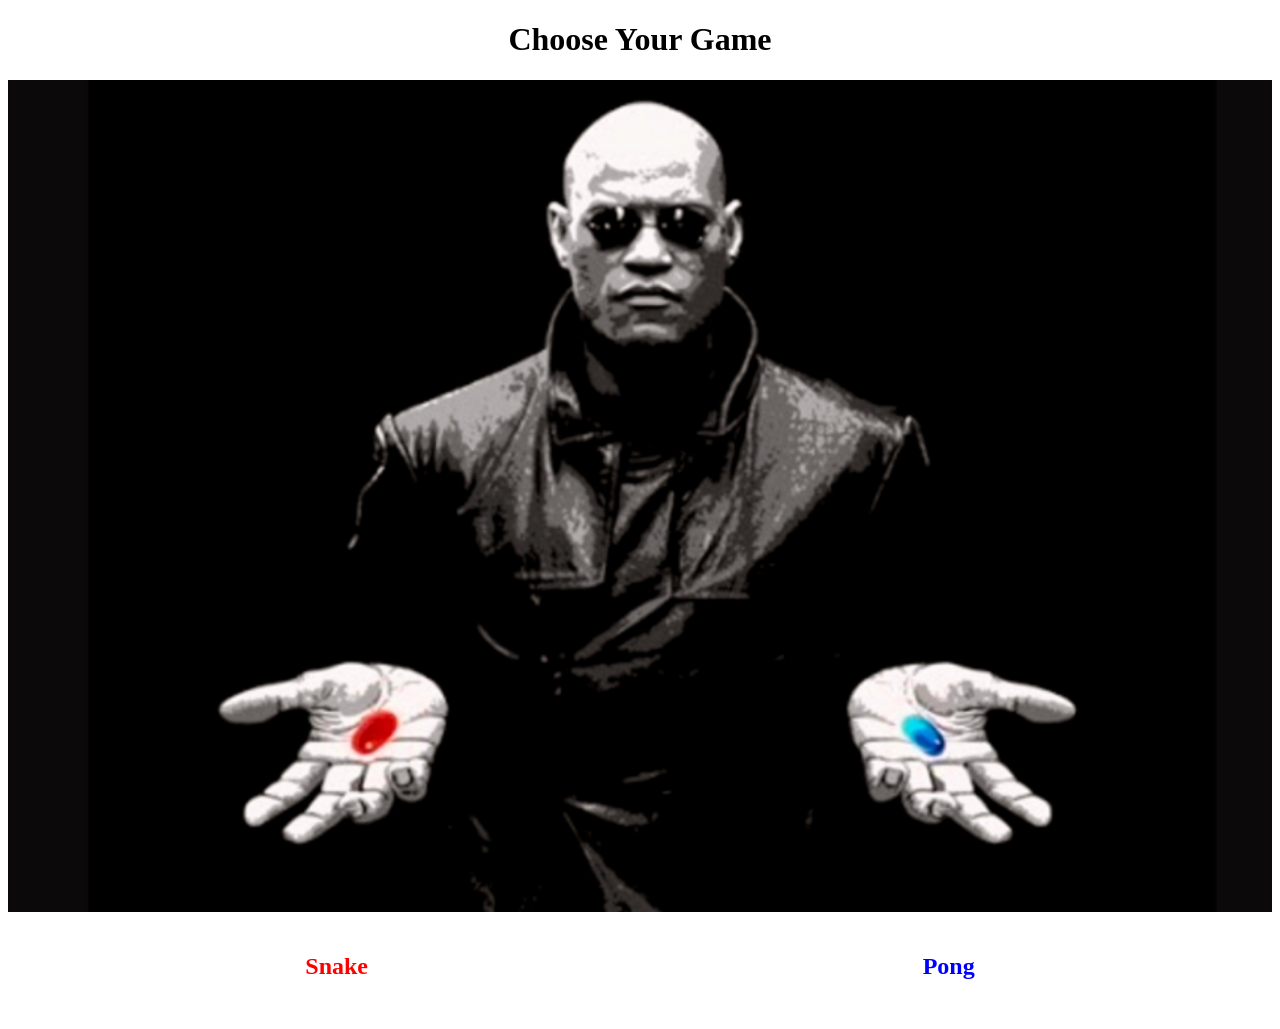
<file: gamechoosescreen.html>
<!DOCTYPE html>
<html lang="en">
<head>
    <meta charset="UTF-8">
    <meta name="viewport" content="width=device-width, initial-scale=1.0">
    <title>Choose Your Game</title>
    <link rel="stylesheet" href="../styles/gamechoosescreen.css">
</head>
<body>
    <h1>Choose Your Game</h1>
    <img src="../images/redpill&bluepill.jpg" alt="redpill & bluepill meme">
    <div class="button-container">
        <a href="snake.html" class="button red">Snake</a>
        <a href="pong.html" class="button blue">Pong</a>
    </div>
</body>
</html>
</file>
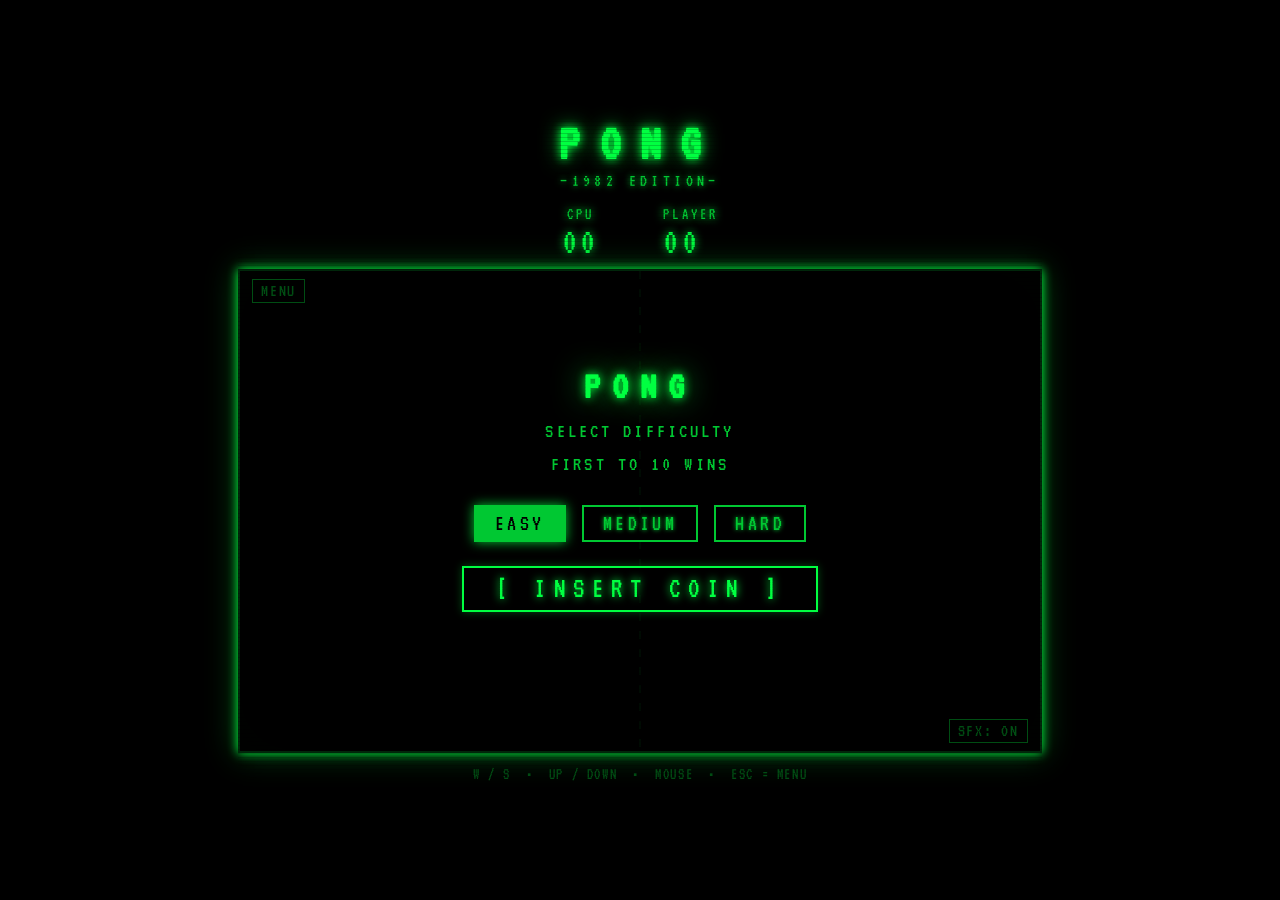
<file: pong.html>
<!DOCTYPE html>
<html lang="en">
<head>
<meta charset="UTF-8">
<meta name="viewport" content="width=device-width, initial-scale=1.0">
<title>PONG — PHOSPHOR EDITION</title>
<link href="https://fonts.googleapis.com/css2?family=VT323&display=swap" rel="stylesheet">
<style>
  *, *::before, *::after { box-sizing: border-box; margin: 0; padding: 0; }
  :root { --p: #00FF41; --pd: #00C832; --pdim: #004d13; --bg: #000; }

  body {
    background: var(--bg);
    display: flex;
    flex-direction: column;
    align-items: center;
    justify-content: center;
    min-height: 100vh;
    font-family: 'VT323', monospace;
    color: var(--p);
    overflow: hidden;
    user-select: none;
  }

  .crt-wrap {
    position: relative;
    display: flex;
    flex-direction: column;
    align-items: center;
  }

  .crt-wrap::after {
    content: '';
    position: absolute;
    inset: 0;
    background: repeating-linear-gradient(
      to bottom, transparent 0px, transparent 3px,
      rgba(0,0,0,0.18) 3px, rgba(0,0,0,0.18) 4px
    );
    pointer-events: none;
    z-index: 10;
  }

  h1 {
    font-size: 3.2rem;
    letter-spacing: 0.4em;
    text-shadow: 0 0 8px var(--p), 0 0 20px var(--pd);
    margin-bottom: 0.2rem;
    line-height: 1;
  }

  .subtitle {
    font-size: 1.1rem;
    letter-spacing: 0.25em;
    color: var(--pd);
    text-shadow: 0 0 6px var(--pd);
    margin-bottom: 1rem;
  }

  #scoreBoard {
    display: flex;
    gap: 4rem;
    font-size: 2.4rem;
    letter-spacing: 0.1em;
    text-shadow: 0 0 8px var(--p);
    margin-bottom: 0.5rem;
  }

  .score-label {
    font-size: 1rem;
    color: var(--pd);
    text-align: center;
    display: block;
    letter-spacing: 0.2em;
  }

  #gameCanvas {
    border: 2px solid var(--p);
    box-shadow: 0 0 10px var(--p), 0 0 30px var(--pdim), inset 0 0 60px rgba(0,255,65,0.03);
    display: block;
    background: #000;
  }

  #ui {
    position: absolute;
    inset: 0;
    display: flex;
    flex-direction: column;
    align-items: center;
    justify-content: center;
    z-index: 20;
    background: rgba(0,0,0,0.85);
  }

  #ui h2 {
    font-size: 2.5rem;
    letter-spacing: 0.3em;
    text-shadow: 0 0 10px var(--p), 0 0 30px var(--pd);
    margin-bottom: 0.5rem;
  }

  #ui p {
    font-size: 1.3rem;
    color: var(--pd);
    letter-spacing: 0.15em;
    margin-bottom: 1.5rem;
    text-align: center;
    line-height: 1.6;
  }

  .diff-row {
    display: flex;
    gap: 1rem;
    margin-bottom: 1.5rem;
  }

  .diff-btn {
    font-family: 'VT323', monospace;
    font-size: 1.4rem;
    letter-spacing: 0.15em;
    background: transparent;
    border: 2px solid var(--pd);
    color: var(--pd);
    padding: 0.35rem 1.2rem;
    cursor: pointer;
    transition: background 0.1s, color 0.1s, box-shadow 0.1s;
    text-shadow: 0 0 4px var(--pd);
  }

  .diff-btn:hover, .diff-btn.active {
    background: var(--pd);
    color: #000;
    box-shadow: 0 0 12px var(--pd);
    text-shadow: none;
  }

  .start-btn {
    font-family: 'VT323', monospace;
    font-size: 1.8rem;
    letter-spacing: 0.25em;
    background: transparent;
    border: 2px solid var(--p);
    color: var(--p);
    padding: 0.4rem 2rem;
    cursor: pointer;
    text-shadow: 0 0 8px var(--p);
    box-shadow: 0 0 8px var(--pdim);
    animation: blink 1.1s step-end infinite;
    margin-bottom: 1rem;
  }

  .start-btn:hover {
    background: var(--p);
    color: #000;
    text-shadow: none;
    animation: none;
    box-shadow: 0 0 18px var(--p);
  }

  @keyframes blink {
    0%, 100% { opacity: 1; }
    50% { opacity: 0.25; }
  }

  .menu-hint {
    font-size: 1rem;
    color: var(--pdim);
    letter-spacing: 0.12em;
    margin-top: 0.3rem;
  }

  .controls-hint {
    position: relative;
    margin-top: 0.8rem;
    font-size: 1rem;
    color: var(--pdim);
    letter-spacing: 0.1em;
    text-align: center;
  }

  #menuBtn {
    position: absolute;
    top: 10px;
    left: 14px;
    font-family: 'VT323', monospace;
    font-size: 1.1rem;
    background: transparent;
    border: 1px solid var(--pdim);
    color: var(--pdim);
    cursor: pointer;
    padding: 2px 8px;
    letter-spacing: 0.1em;
    z-index: 30;
  }
  #menuBtn:hover { border-color: var(--p); color: var(--p); }

  #muteBtn {
    position: absolute;
    bottom: 10px;
    right: 14px;
    font-family: 'VT323', monospace;
    font-size: 1.1rem;
    background: transparent;
    border: 1px solid var(--pdim);
    color: var(--pdim);
    cursor: pointer;
    padding: 2px 8px;
    letter-spacing: 0.1em;
    z-index: 30;
  }
  #muteBtn:hover { border-color: var(--p); color: var(--p); }
</style>
</head>
<body>

<div class="crt-wrap">
  <h1>PONG</h1>
  <p class="subtitle">&mdash;1982 EDITION&mdash;</p>

  <div id="scoreBoard">
    <div>
      <span class="score-label">CPU</span>
      <span id="cScore">00</span>
    </div>
    <div>
      <span class="score-label">PLAYER</span>
      <span id="pScore">00</span>
    </div>
  </div>

  <div style="position:relative;">
    <canvas id="gameCanvas" width="800" height="480"></canvas>

    <div id="ui">
      <h2 id="uiTitle">PONG</h2>
      <p id="uiMsg">SELECT DIFFICULTY<br>FIRST TO 10 WINS</p>
      <div class="diff-row" id="diffRow">
        <button class="diff-btn active" id="btnEasy"   onclick="setDiff('easy')">EASY</button>
        <button class="diff-btn"        id="btnMedium" onclick="setDiff('medium')">MEDIUM</button>
        <button class="diff-btn"        id="btnHard"   onclick="setDiff('hard')">HARD</button>
      </div>
      <button class="start-btn" id="startBtn" onclick="startGame()">[ INSERT COIN ]</button>
      <p class="menu-hint" id="menuHint"></p>
    </div>

    <button id="menuBtn" onclick="goToMenu()" title="Menu (ESC)">MENU</button>
    <button id="muteBtn" onclick="toggleMute()">SFX: ON</button>
  </div>

  <p class="controls-hint">W / S &nbsp;&bull;&nbsp; UP / DOWN &nbsp;&bull;&nbsp; MOUSE &nbsp;&bull;&nbsp; ESC = MENU</p>
</div>

<script>
const canvas = document.getElementById('gameCanvas');
const ctx = canvas.getContext('2d');
const W = canvas.width, H = canvas.height;
const GREEN = '#00FF41', DKGREEN = '#00C832', DIMGREEN = '#004d13';
const PAD_W = 12, PAD_H = 80, BALL_R = 7;
const WIN_SCORE = 10;

let diff = 'easy';
let gameState = 'menu';
let muted = false;
let animId;

const diffSettings = {
  easy:   { speed: 5.5, aiSpeed: 3.2, predict: 0.25 },
  medium: { speed: 7,   aiSpeed: 4.8, predict: 0.55 },
  hard:   { speed: 9,   aiSpeed: 7.2, predict: 0.92 }
};

// Player = RIGHT paddle, CPU = LEFT paddle
let player, cpu, ball, pScore, cScore;
let keys = {};
let mouseY = H / 2;
let mouseActive = false;

function initObjects() {
  player = { x: W - 20 - PAD_W, y: H/2 - PAD_H/2, w: PAD_W, h: PAD_H };
  cpu    = { x: 20,              y: H/2 - PAD_H/2, w: PAD_W, h: PAD_H };
  pScore = 0; cScore = 0;
  updateScoreDisplay();
  resetBall(-1); // start going left toward CPU so player sees the ball coming
}

function resetBall(dir) {
  const ds = diffSettings[diff];
  const angle = (Math.random() * 0.5 + 0.2) * (Math.random() < 0.5 ? 1 : -1);
  ball = {
    x: W/2, y: H/2,
    r: BALL_R,
    vx: ds.speed * dir * Math.cos(angle),
    vy: ds.speed * Math.sin(angle)
  };
}

function setDiff(d) {
  diff = d;
  ['easy','medium','hard'].forEach(k => {
    document.getElementById('btn' + k.charAt(0).toUpperCase() + k.slice(1))
      .classList.toggle('active', k === d);
  });
}

function startGame() {
  document.getElementById('ui').style.display = 'none';
  initObjects();
  gameState = 'playing';
  if (animId) cancelAnimationFrame(animId);
  loop();
}

function goToMenu() {
  if (animId) cancelAnimationFrame(animId);
  gameState = 'menu';
  showMenu('PONG', 'SELECT DIFFICULTY<br>FIRST TO 10 WINS', true, false);
}

function showMenu(title, msg, showDiff, isReplay) {
  const ui = document.getElementById('ui');
  ui.style.display = 'flex';
  document.getElementById('uiTitle').textContent = title;
  document.getElementById('uiMsg').innerHTML = msg;
  document.getElementById('diffRow').style.display = showDiff ? 'flex' : 'none';
  document.getElementById('startBtn').textContent = isReplay ? '[ PLAY AGAIN ]' : '[ INSERT COIN ]';
  document.getElementById('menuHint').textContent = isReplay ? 'OR PRESS ESC TO CHANGE DIFFICULTY' : '';
}

function loop() {
  update();
  draw();
  animId = requestAnimationFrame(loop);
}

function update() {
  if (gameState !== 'playing') return;
  const ds = diffSettings[diff];
  const PSPEED = 7;

  // Player (right paddle) — keyboard + mouse
  if (keys['KeyW'] || keys['ArrowUp'])   player.y -= PSPEED;
  if (keys['KeyS'] || keys['ArrowDown']) player.y += PSPEED;
  if (mouseActive) {
    player.y += (mouseY - player.h / 2 - player.y) * 0.18;
  }
  player.y = Math.max(0, Math.min(H - PAD_H, player.y));

  // CPU (left paddle) — AI prediction
  const targetY = predictBallY(ds.predict);
  const cpuCenter = cpu.y + PAD_H / 2;
  const delta = targetY - cpuCenter;
  cpu.y += Math.sign(delta) * Math.min(Math.abs(delta), ds.aiSpeed);
  cpu.y = Math.max(0, Math.min(H - PAD_H, cpu.y));

  // Move ball
  ball.x += ball.vx;
  ball.y += ball.vy;

  // Top / bottom walls
  if (ball.y - BALL_R <= 0) { ball.y = BALL_R; ball.vy *= -1; beep(440, 0.06, 'square'); }
  if (ball.y + BALL_R >= H) { ball.y = H - BALL_R; ball.vy *= -1; beep(440, 0.06, 'square'); }

  // CPU paddle (left) collision — ball moving left
  if (ball.vx < 0
      && ball.x - BALL_R <= cpu.x + PAD_W
      && ball.x - BALL_R >= cpu.x
      && ball.y >= cpu.y - BALL_R && ball.y <= cpu.y + PAD_H + BALL_R) {
    ball.x = cpu.x + PAD_W + BALL_R;
    bouncePaddle(cpu);
    beep(260, 0.09, 'square');
  }

  // Player paddle (right) collision — ball moving right
  if (ball.vx > 0
      && ball.x + BALL_R >= player.x
      && ball.x + BALL_R <= player.x + PAD_W
      && ball.y >= player.y - BALL_R && ball.y <= player.y + PAD_H + BALL_R) {
    ball.x = player.x - BALL_R;
    bouncePaddle(player);
    beep(330, 0.09, 'square');
  }

  // Ball exits LEFT → player scores (CPU missed)
  if (ball.x < 0) {
    pScore++;
    updateScoreDisplay();
    beep(523, 0.25, 'sine');
    if (pScore >= WIN_SCORE) { endGame(true); return; }
    resetBall(-1); // next serve toward CPU
  }

  // Ball exits RIGHT → CPU scores (player missed)
  if (ball.x > W) {
    cScore++;
    updateScoreDisplay();
    beep(150, 0.25, 'sawtooth');
    if (cScore >= WIN_SCORE) { endGame(false); return; }
    resetBall(1); // next serve toward player
  }
}

function bouncePaddle(pad) {
  const relHit = (ball.y - (pad.y + PAD_H / 2)) / (PAD_H / 2);
  const angle  = relHit * (Math.PI / 4);
  const spd    = Math.hypot(ball.vx, ball.vy) * 1.035;
  ball.vx = (ball.vx > 0 ? -1 : 1) * spd * Math.cos(angle);
  ball.vy = spd * Math.sin(angle);
  const maxSpd = diffSettings[diff].speed * 2;
  if (Math.abs(ball.vx) > maxSpd) ball.vx = Math.sign(ball.vx) * maxSpd;
}

// CPU is on the left — predict where ball will be when it reaches cpu.x + PAD_W
function predictBallY(accuracy) {
  if (ball.vx > 0) return H / 2; // ball heading away, drift to center
  let bx = ball.x, by = ball.y, bvx = ball.vx, bvy = ball.vy, steps = 0;
  while (bx > cpu.x + PAD_W && steps++ < 600) {
    bx += bvx; by += bvy;
    if (by <= 0 || by >= H) bvy *= -1;
    by = Math.max(0, Math.min(H, by));
  }
  return by * accuracy + (H / 2) * (1 - accuracy);
}

function draw() {
  ctx.clearRect(0, 0, W, H);

  // Centre dashed line
  ctx.setLineDash([8, 10]);
  ctx.strokeStyle = DIMGREEN;
  ctx.lineWidth = 2;
  ctx.beginPath(); ctx.moveTo(W/2, 0); ctx.lineTo(W/2, H); ctx.stroke();
  ctx.setLineDash([]);

  drawPad(cpu);
  drawPad(player);
  drawBall();
}

function drawPad(p) {
  ctx.shadowBlur = 10;
  ctx.shadowColor = GREEN;
  ctx.fillStyle = GREEN;
  ctx.fillRect(p.x, p.y, p.w, p.h);
  ctx.shadowBlur = 0;
}

function drawBall() {
  ctx.shadowBlur = 14;
  ctx.shadowColor = GREEN;
  ctx.fillStyle = GREEN;
  ctx.beginPath();
  ctx.arc(ball.x, ball.y, BALL_R, 0, Math.PI * 2);
  ctx.fill();
  ctx.shadowBlur = 0;
}

function updateScoreDisplay() {
  document.getElementById('pScore').textContent = String(pScore).padStart(2, '0');
  document.getElementById('cScore').textContent = String(cScore).padStart(2, '0');
}

function endGame(playerWon) {
  gameState = 'over';
  cancelAnimationFrame(animId);
  if (playerWon) {
    playVictory();
    showMenu('YOU WIN!', `FINAL SCORE: ${pScore} — ${cScore}<br>WELL PLAYED, HUMAN`, false, true);
  } else {
    playDefeat();
    showMenu('GAME OVER', `FINAL SCORE: ${pScore} — ${cScore}<br>CPU WINS THIS TIME`, false, true);
  }
  // After game over, clicking Play Again re-shows diff selector too
  document.getElementById('startBtn').onclick = () => {
    showMenu('PONG', 'SELECT DIFFICULTY<br>FIRST TO 10 WINS', true, false);
    document.getElementById('startBtn').onclick = startGame;
    document.getElementById('startBtn').textContent = '[ INSERT COIN ]';
  };
}

// Controls
canvas.addEventListener('mousemove', e => {
  const rect = canvas.getBoundingClientRect();
  mouseY = e.clientY - rect.top;
  mouseActive = true;
});
canvas.addEventListener('mouseleave', () => { mouseActive = false; });

document.addEventListener('keydown', e => {
  keys[e.code] = true;
  mouseActive = false;
  if (['ArrowUp','ArrowDown','Space'].includes(e.key)) e.preventDefault();
  if (e.code === 'Escape') goToMenu();
});
document.addEventListener('keyup', e => { keys[e.code] = false; });

// Audio
const AudioCtx = window.AudioContext || window.webkitAudioContext;
let actx;
function getActx() { if (!actx) actx = new AudioCtx(); return actx; }

function beep(freq, dur, type = 'square') {
  if (muted) return;
  try {
    const ac = getActx();
    const o = ac.createOscillator();
    const g = ac.createGain();
    o.connect(g); g.connect(ac.destination);
    o.type = type; o.frequency.value = freq;
    g.gain.setValueAtTime(0.18, ac.currentTime);
    g.gain.exponentialRampToValueAtTime(0.001, ac.currentTime + dur);
    o.start(ac.currentTime); o.stop(ac.currentTime + dur);
  } catch(e) {}
}

function playVictory() {
  if (muted) return;
  [523, 659, 784, 1047].forEach((f, i) => setTimeout(() => beep(f, 0.18, 'square'), i * 130));
}
function playDefeat() {
  if (muted) return;
  [330, 277, 220, 165].forEach((f, i) => setTimeout(() => beep(f, 0.22, 'sawtooth'), i * 140));
}

function toggleMute() {
  muted = !muted;
  document.getElementById('muteBtn').textContent = 'SFX: ' + (muted ? 'OFF' : 'ON');
}

// Initial idle draw
draw();
</script>
</body>
</html>
</file>
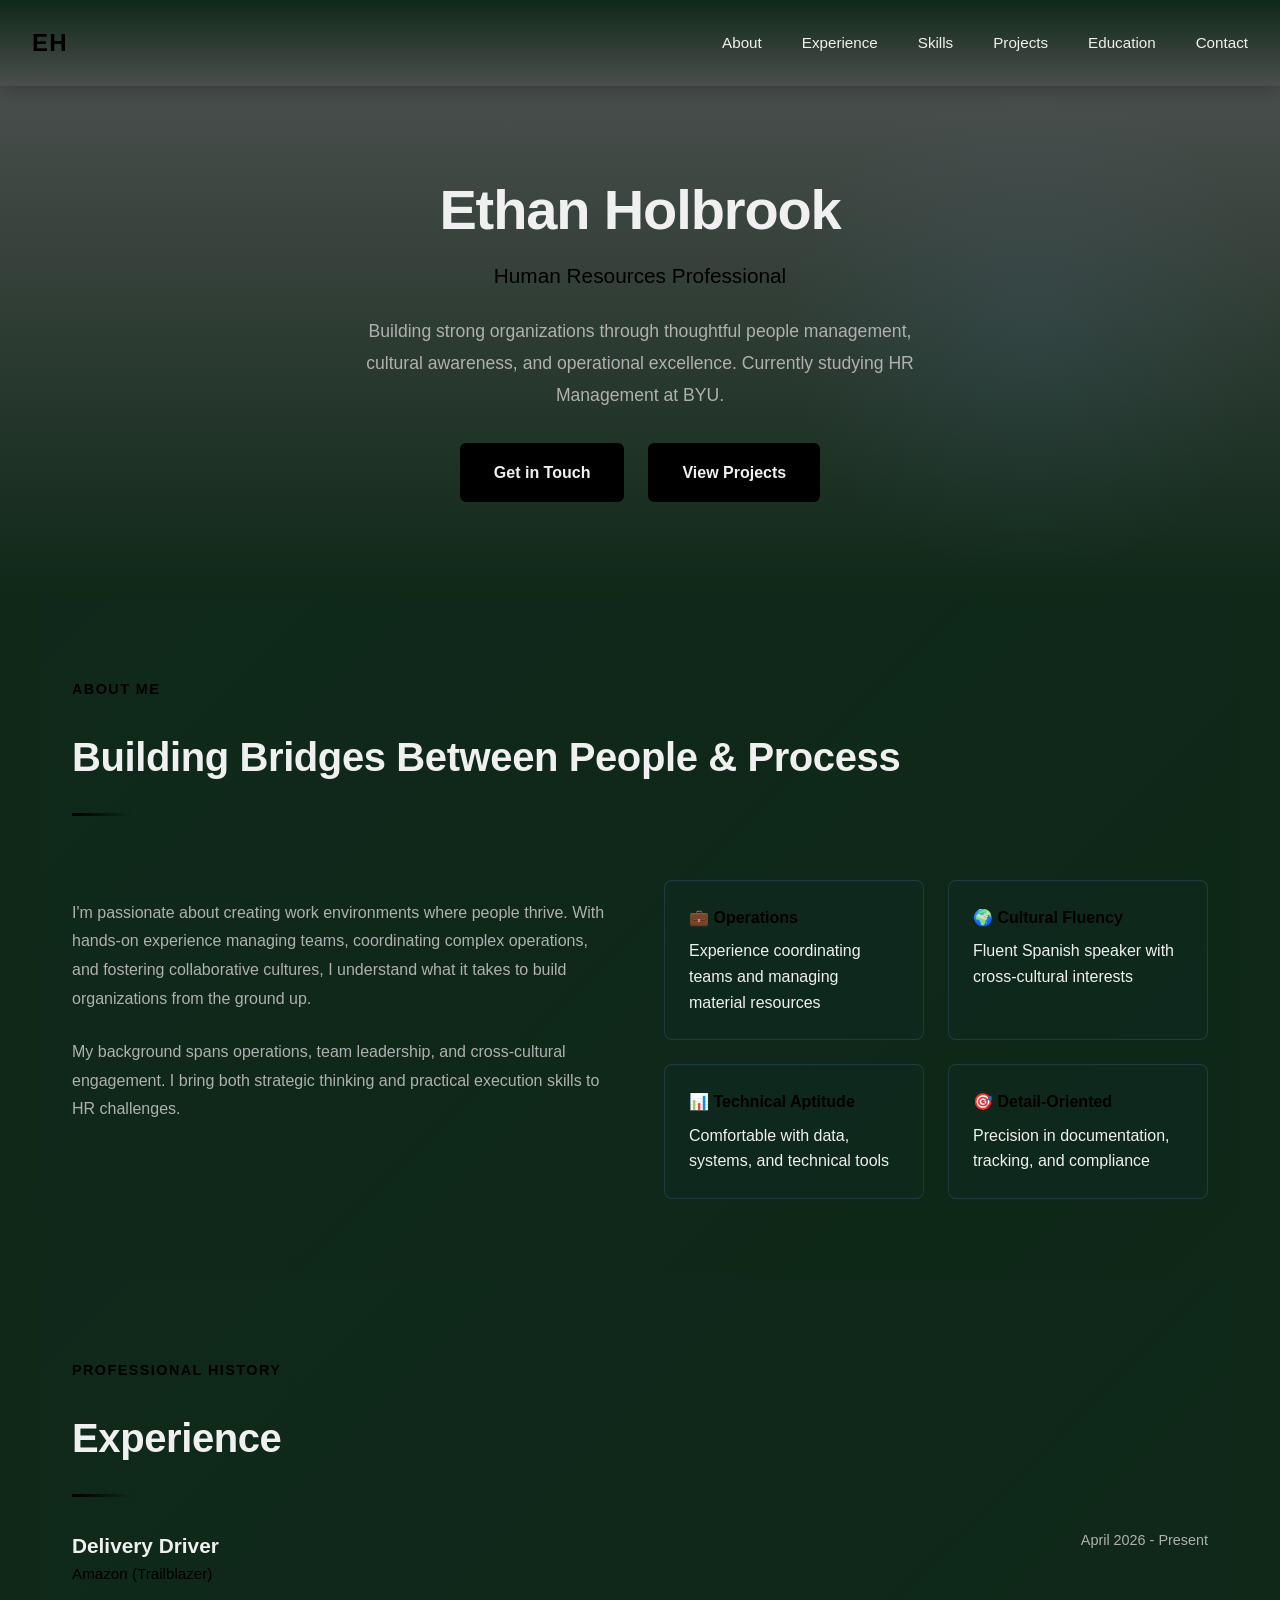
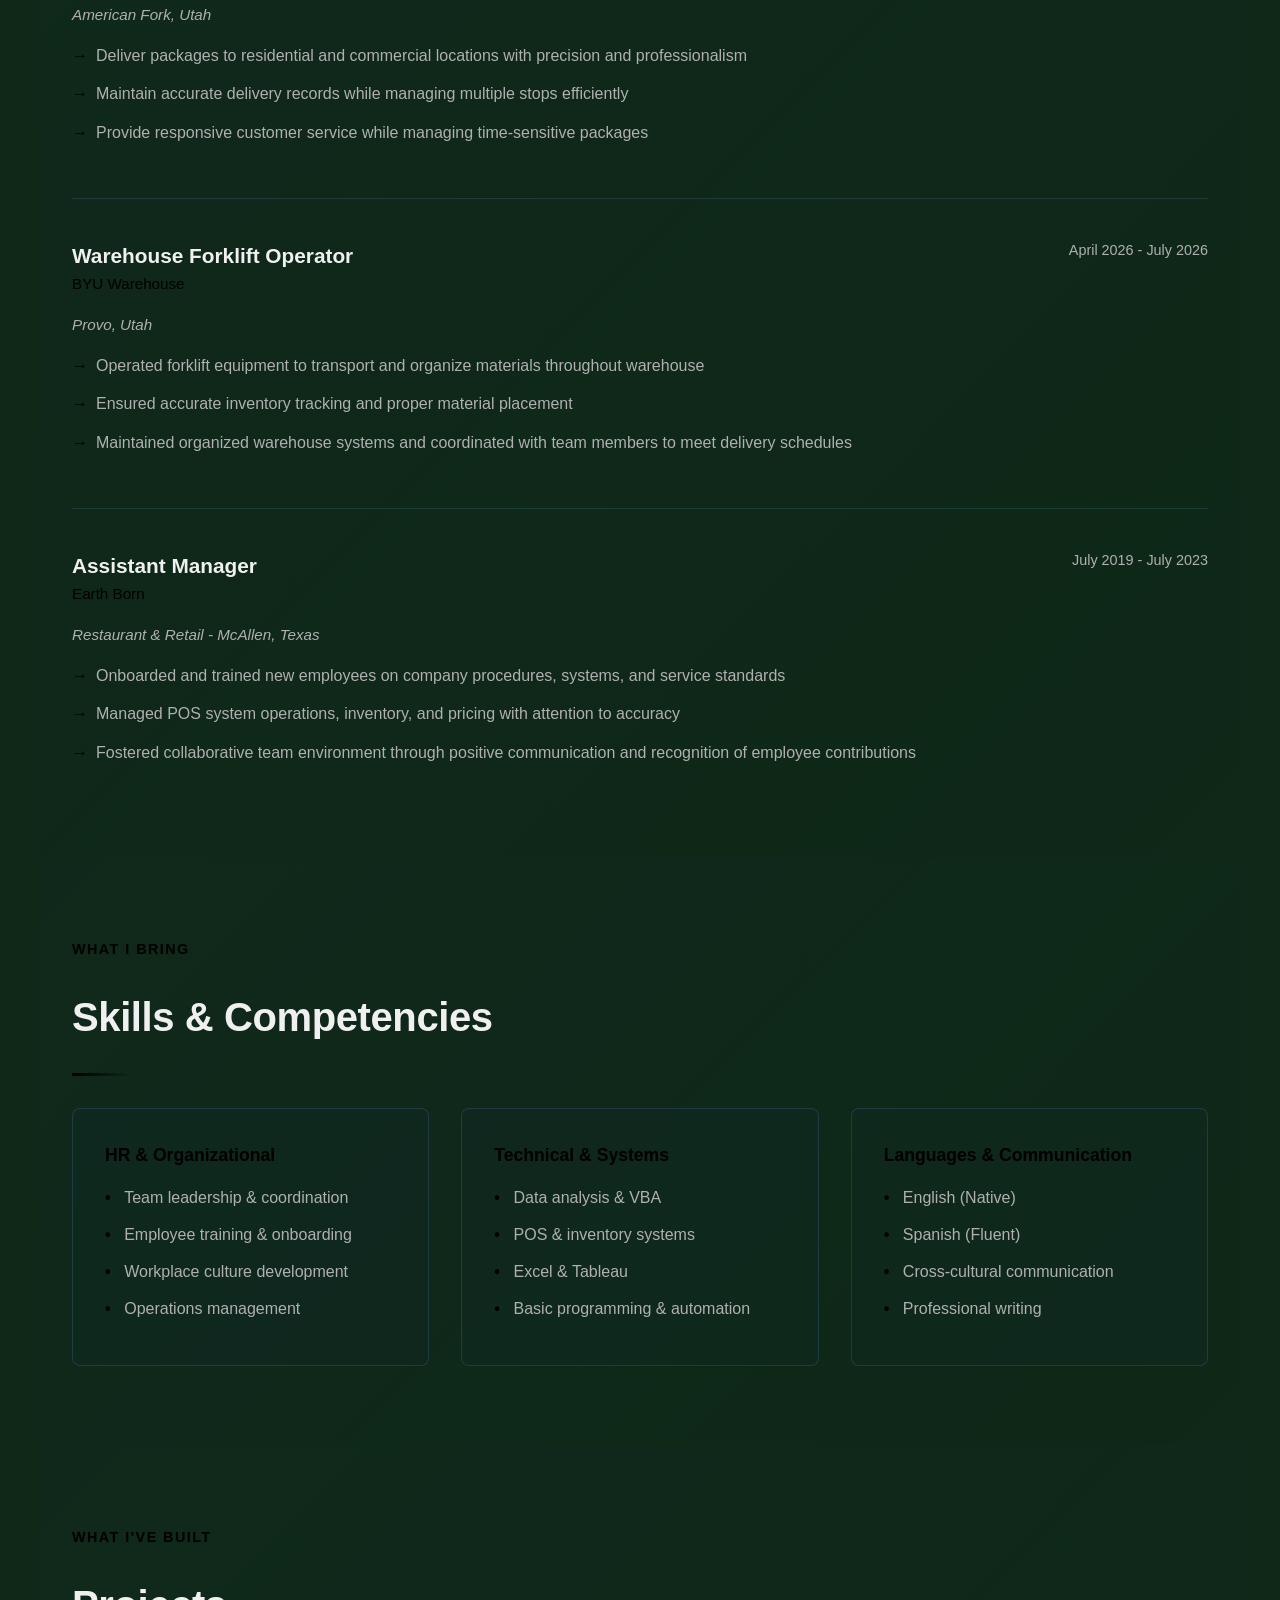
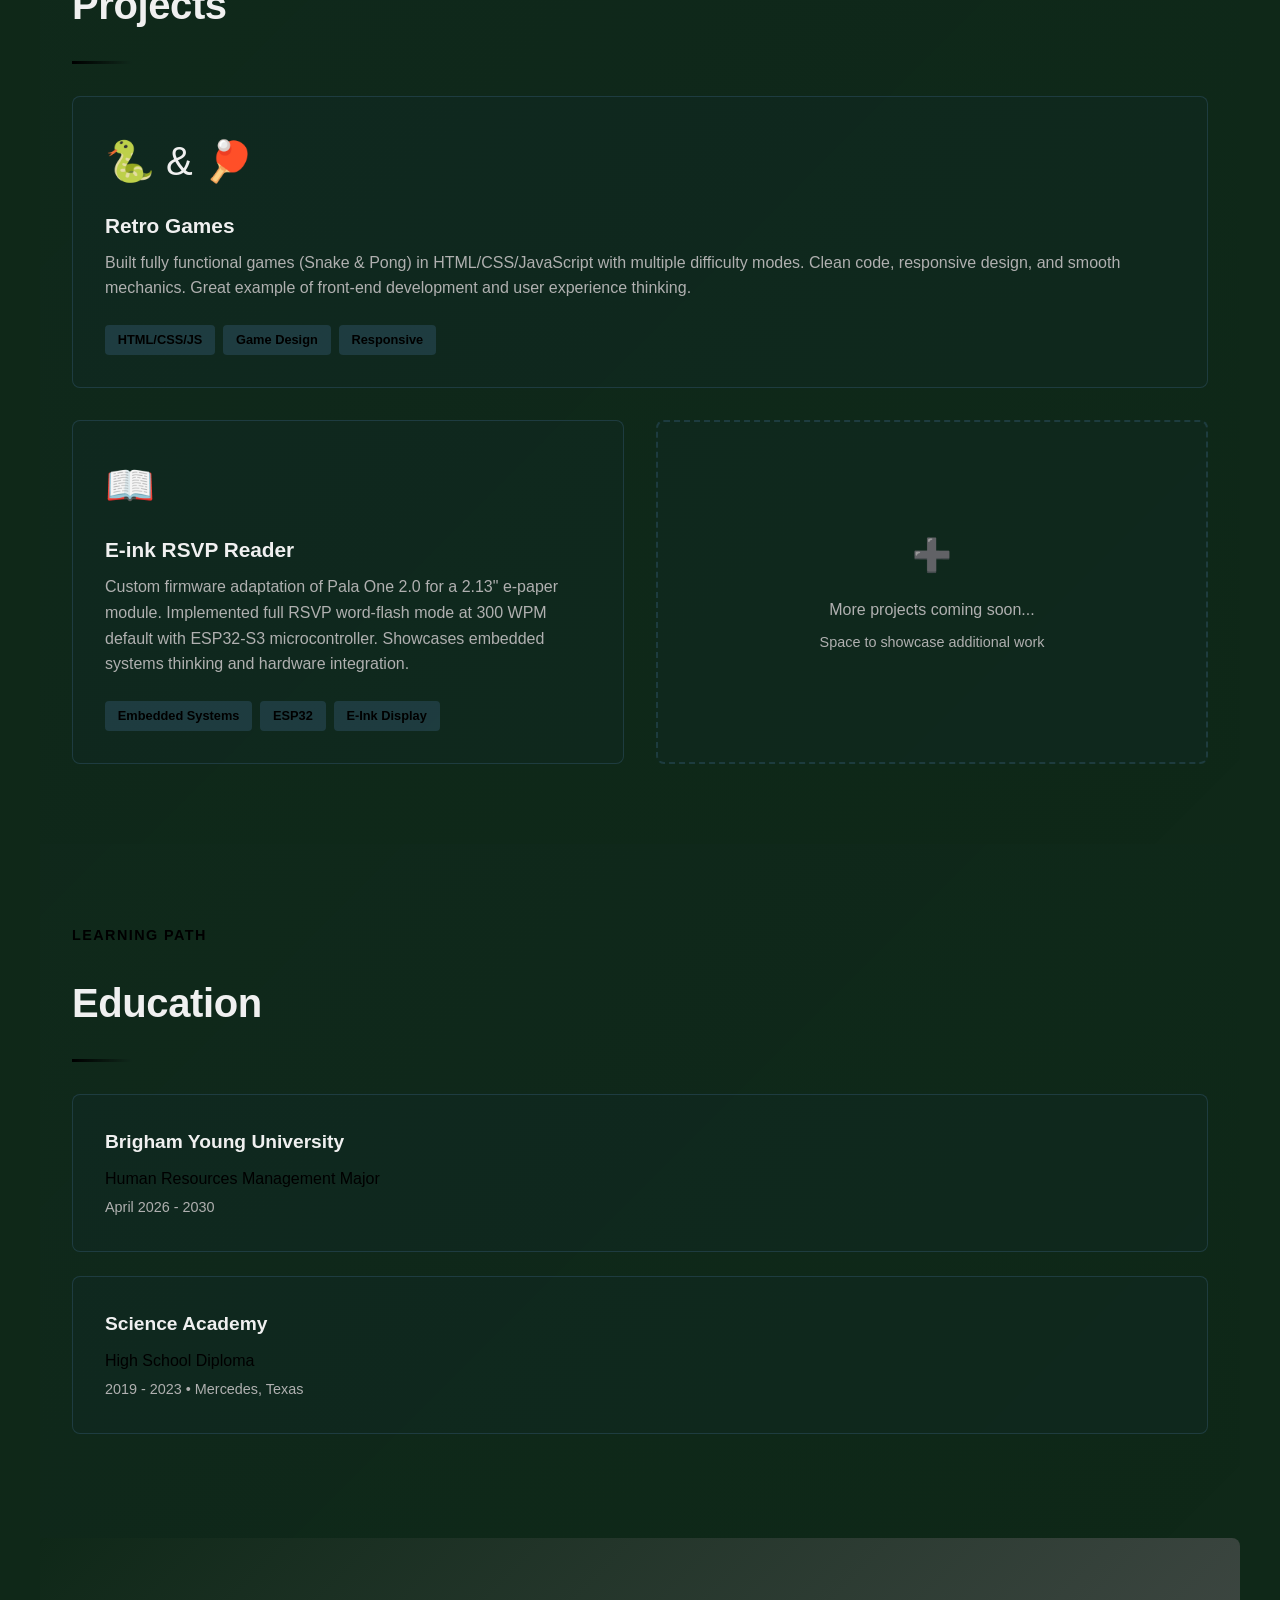
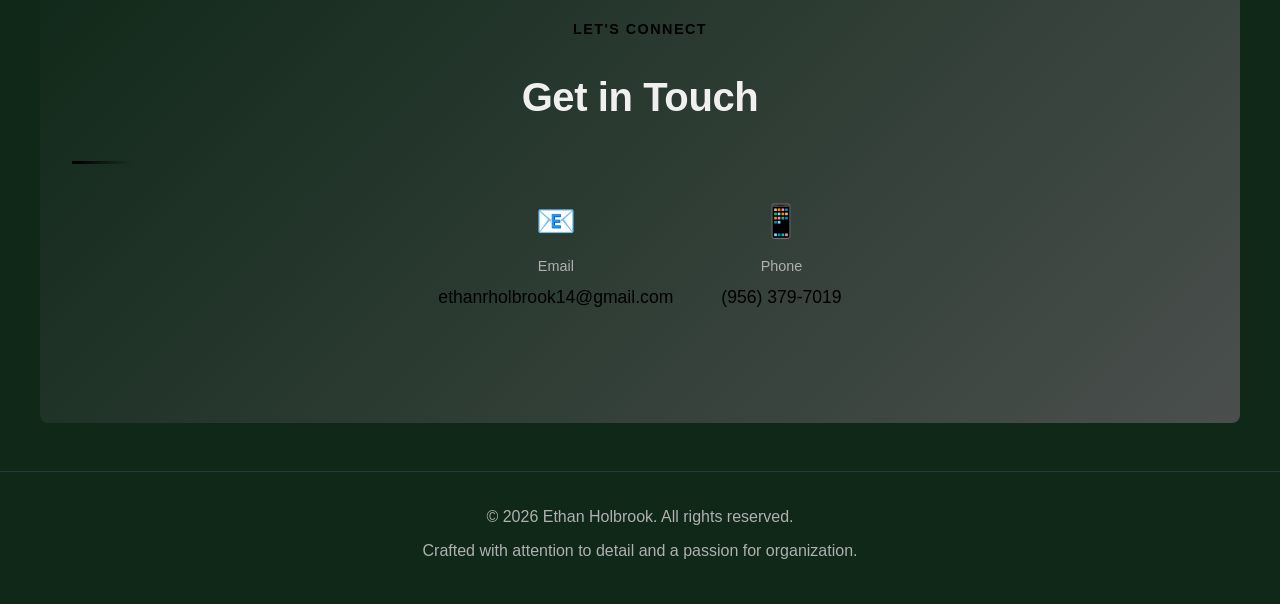
<file: resume.html>
<!DOCTYPE html>
<html lang="en">
<head>
    <meta charset="UTF-8">
    <meta name="viewport" content="width=device-width, initial-scale=1.0">
    <title>Ethan Holbrook - Human Resources Professional</title>
    <style>
        * {
            margin: 0;
            padding: 0;
            box-sizing: border-box;
        }

        :root {
            --primary-dark: #0f2818;
            --primary-darker: #071410;
            --accent-navy: #4a4f4d;
            --accent-blue: #000000;
            --text-light: #f0f0f0;
            --text-gray: #b0b0b0;
            --border-color: rgba(91, 140, 201, 0.2);
            --card-bg: rgba(30, 58, 95, 0.08);
        }

        html {
            scroll-behavior: smooth;
        }

        body {
            font-family: -apple-system, BlinkMacSystemFont, 'Segoe UI', Roboto, Oxygen, Ubuntu, Cantarell, sans-serif;
            background-color: var(--primary-dark);
            color: var(--text-light);
            line-height: 1.6;
            overflow-x: hidden;
        }

        /* Navigation */
        nav {
            position: fixed;
            top: 0;
            width: 100%;
            background: linear-gradient(180deg, var(--primary-dark) 0%, var(--accent-navy) 100%);
            padding: 1.5rem 2rem;
            display: flex;
            justify-content: space-between;
            align-items: center;
            z-index: 1000;
            backdrop-filter: blur(10px);
            box-shadow: 0 2px 20px rgba(0, 0, 0, 0.3);
        }

        nav .logo {
            font-size: 1.5rem;
            font-weight: 700;
            color: var(--accent-blue);
            letter-spacing: 0.05em;
        }

        nav ul {
            display: flex;
            list-style: none;
            gap: 2.5rem;
        }

        nav a {
            color: var(--text-light);
            text-decoration: none;
            font-size: 0.95rem;
            font-weight: 500;
            transition: color 0.3s ease;
            position: relative;
        }

        nav a::after {
            content: '';
            position: absolute;
            bottom: -5px;
            left: 0;
            width: 0;
            height: 2px;
            background-color: var(--accent-blue);
            transition: width 0.3s ease;
        }

        nav a:hover::after {
            width: 100%;
        }

        /* Hero Section */
        .hero {
            margin-top: 80px;
            padding: 6rem 2rem;
            text-align: center;
            background: linear-gradient(0deg, var(--primary-dark) 0%, var(--accent-navy) 100%);
            position: relative;
            overflow: hidden;
        }

        .hero::before {
            content: '';
            position: absolute;
            top: 0;
            right: 0;
            width: 500px;
            height: 500px;
            background: radial-gradient(circle, rgba(91, 140, 201, 0.1) 0%, transparent 70%);
            border-radius: 50%;
            pointer-events: none;
        }

        .hero-content {
            position: relative;
            z-index: 2;
            animation: fadeInUp 1s ease-out;
        }

        @keyframes fadeInUp {
            from {
                opacity: 0;
                transform: translateY(30px);
            }
            to {
                opacity: 1;
                transform: translateY(0);
            }
        }

        .hero h1 {
            font-size: 3.5rem;
            font-weight: 700;
            margin-bottom: 1rem;
            letter-spacing: -0.02em;
            line-height: 1.2;
        }

        .hero .subtitle {
            font-size: 1.3rem;
            color: var(--accent-blue);
            margin-bottom: 1.5rem;
            font-weight: 500;
        }

        .hero p {
            font-size: 1.1rem;
            color: var(--text-gray);
            max-width: 600px;
            margin: 0 auto 2rem;
            line-height: 1.8;
        }

        .cta-buttons {
            display: flex;
            gap: 1.5rem;
            justify-content: center;
            flex-wrap: wrap;
        }

        .btn {
            padding: 0.9rem 2rem;
            border: 2px solid;
            border-radius: 6px;
            font-size: 1rem;
            font-weight: 600;
            cursor: pointer;
            text-decoration: none;
            transition: all 0.3s ease;
            display: inline-block;
        }

        .btn-primary {
            background-color: var(--accent-blue);
            color: var(--text-grey);
            border-color: var(--accent-blue);
        }

        .btn-primary:hover {
            background-color: transparent;
            color: var(--accent-blue);
            transform: translateY(-2px);
            box-shadow: 0 10px 30px rgba(91, 140, 201, 0.2);
        }

        .btn-secondary {
            background-color: var(--accent-blue);
            color: var(--text-grey);
            border-color: var(--accent-blue);
        }

        .btn-secondary:hover {
            background-color: transparent;
            color: var(--accent-blue);
            transform: translateY(-2px);
            box-shadow: 0 10px 30px rgba(91, 140, 201, 0.2);
        }

        /* Sections */
        section {
            padding: 5rem 2rem;
            max-width: 1200px;
            margin: 0 auto;
            opacity: 0;
            animation: fadeIn 0.8s ease-out forwards;
        }

        @keyframes fadeIn {
            to {
                opacity: 1;
            }
        }

        section:nth-child(2) { animation-delay: 0.2s; }
        section:nth-child(3) { animation-delay: 0.4s; }
        section:nth-child(4) { animation-delay: 0.6s; }
        section:nth-child(5) { animation-delay: 0.8s; }
        section:nth-child(6) { animation-delay: 1s; }
        section:nth-child(7) { animation-delay: 1.2s; }

        h2 {
            font-size: 2.5rem;
            margin-bottom: 0.5rem;
            color: var(--text-light);
            letter-spacing: -0.01em;
        }

        .section-accent {
            font-size: 0.9rem;
            color: var(--accent-blue);
            font-weight: 600;
            text-transform: uppercase;
            letter-spacing: 0.1em;
            margin-bottom: 1.5rem;
            display: block;
        }

        .section-divider {
            width: 60px;
            height: 3px;
            background: linear-gradient(90deg, var(--accent-blue), transparent);
            margin: 1.5rem 0 2rem 0;
        }

        /* About Section */
        #about {
            background: linear-gradient(135deg, rgba(30, 58, 95, 0.05) 0%, transparent 100%);
        }

        .about-content {
            display: grid;
            grid-template-columns: 1fr 1fr;
            gap: 3rem;
            align-items: center;
        }

        .about-text p {
            margin-bottom: 1.5rem;
            color: var(--text-gray);
            line-height: 1.8;
        }

        .about-highlights {
            display: grid;
            grid-template-columns: 1fr 1fr;
            gap: 1.5rem;
            margin-top: 2rem;
        }

        .highlight-card {
            padding: 1.5rem;
            background: var(--card-bg);
            border: 1px solid var(--border-color);
            border-radius: 8px;
            transition: all 0.3s ease;
        }

        .highlight-card:hover {
            border-color: var(--accent-blue);
            background: rgba(91, 140, 201, 0.15);
            transform: translateY(-4px);
        }

        .highlight-card h3 {
            color: var(--accent-blue);
            font-size: 1rem;
            margin-bottom: 0.5rem;
        }

        /* Experience Section */
        #experience {
            background: linear-gradient(135deg, rgba(30, 58, 95, 0.05) 0%, transparent 100%);
        }

        .experience-item {
            margin-bottom: 2.5rem;
            padding-bottom: 2.5rem;
            border-bottom: 1px solid var(--border-color);
        }

        .experience-item:last-child {
            border-bottom: none;
            margin-bottom: 0;
            padding-bottom: 0;
        }

        .job-header {
            display: flex;
            justify-content: space-between;
            align-items: start;
            margin-bottom: 1rem;
            gap: 1rem;
        }

        .job-title {
            font-size: 1.3rem;
            font-weight: 600;
            color: var(--text-light);
        }

        .job-company {
            color: var(--accent-blue);
            font-weight: 500;
            font-size: 0.95rem;
        }

        .job-duration {
            color: var(--text-gray);
            font-size: 0.9rem;
            white-space: nowrap;
        }

        .job-description {
            color: var(--text-gray);
            margin-bottom: 1rem;
            font-style: italic;
            font-size: 0.95rem;
        }

        .job-bullets {
            list-style: none;
            margin-left: 0;
        }

        .job-bullets li {
            margin-bottom: 0.8rem;
            padding-left: 1.5rem;
            position: relative;
            color: var(--text-gray);
            line-height: 1.6;
        }

        .job-bullets li::before {
            content: '→';
            position: absolute;
            left: 0;
            color: var(--accent-blue);
            font-weight: bold;
        }

        /* Skills Section */
        #skills {
            background: linear-gradient(135deg, rgba(30, 58, 95, 0.05) 0%, transparent 100%);
        }

        .skills-grid {
            display: grid;
            grid-template-columns: repeat(auto-fit, minmax(250px, 1fr));
            gap: 2rem;
            margin-top: 2rem;
        }

        .skill-category {
            background: var(--card-bg);
            padding: 2rem;
            border-radius: 8px;
            border: 1px solid var(--border-color);
            transition: all 0.3s ease;
        }

        .skill-category:hover {
            border-color: var(--accent-blue);
            background: rgba(91, 140, 201, 0.15);
            transform: translateY(-4px);
        }

        .skill-category h3 {
            color: var(--accent-blue);
            font-size: 1.1rem;
            margin-bottom: 1rem;
            font-weight: 600;
        }

        .skill-category ul {
            list-style: none;
        }

        .skill-category li {
            color: var(--text-gray);
            margin-bottom: 0.7rem;
            padding-left: 1.2rem;
            position: relative;
        }

        .skill-category li::before {
            content: '•';
            position: absolute;
            left: 0;
            color: var(--accent-blue);
            font-weight: bold;
        }

        /* Projects Section */
        #projects {
            background: linear-gradient(135deg, rgba(30, 58, 95, 0.05) 0%, transparent 100%);
        }

        .projects-grid {
            display: grid;
            grid-template-columns: repeat(auto-fit, minmax(300px, 1fr));
            gap: 2rem;
            margin-top: 2rem;
        }

        .project-card {
            background: var(--card-bg);
            border: 1px solid var(--border-color);
            border-radius: 8px;
            padding: 2rem;
            transition: all 0.4s ease;
            display: flex;
            flex-direction: column;
        }

        .project-card:hover {
            border-color: var(--accent-blue);
            background: rgba(91, 140, 201, 0.15);
            transform: translateY(-8px);
            box-shadow: 0 20px 40px rgba(91, 140, 201, 0.1);
        }

        .project-icon {
            font-size: 2.5rem;
            margin-bottom: 1rem;
        }

        .project-title {
            font-size: 1.3rem;
            color: var(--text-light);
            margin-bottom: 0.5rem;
            font-weight: 600;
        }

        .project-description {
            color: var(--text-gray);
            margin-bottom: 1.5rem;
            flex-grow: 1;
            line-height: 1.6;
        }

        .project-tech {
            display: flex;
            flex-wrap: wrap;
            gap: 0.5rem;
        }

        .tech-tag {
            background: rgba(91, 140, 201, 0.2);
            color: var(--accent-blue);
            padding: 0.3rem 0.8rem;
            border-radius: 4px;
            font-size: 0.8rem;
            font-weight: 600;
        }

        .empty-project {
            background: var(--card-bg);
            border: 2px dashed var(--border-color);
            display: flex;
            align-items: center;
            justify-content: center;
            min-height: 200px;
            text-align: center;
            color: var(--text-gray);
        }

        /* Education Section */
        #education {
            background: linear-gradient(135deg, rgba(30, 58, 95, 0.05) 0%, transparent 100%);
        }

        .education-item {
            background: var(--card-bg);
            padding: 2rem;
            border-radius: 8px;
            border: 1px solid var(--border-color);
            margin-bottom: 1.5rem;
            transition: all 0.3s ease;
        }

        .education-item:hover {
            border-color: var(--accent-blue);
            background: rgba(91, 140, 201, 0.15);
            transform: translateY(-4px);
        }

        .education-school {
            font-size: 1.2rem;
            color: var(--text-light);
            font-weight: 600;
            margin-bottom: 0.5rem;
        }

        .education-degree {
            color: var(--accent-blue);
            font-weight: 500;
            margin-bottom: 0.3rem;
        }

        .education-duration {
            color: var(--text-gray);
            font-size: 0.9rem;
        }

        /* Contact Section */
        #contact {
            background: linear-gradient(135deg, var(--primary-dark) 0%, var(--accent-navy) 100%);
            text-align: center;
            border-radius: 8px;
        }

        #contact h2 {
            margin-bottom: 2rem;
        }

        .contact-info {
            display: flex;
            gap: 3rem;
            justify-content: center;
            flex-wrap: wrap;
            margin-bottom: 2rem;
        }

        .contact-method {
            display: flex;
            flex-direction: column;
            align-items: center;
        }

        .contact-icon {
            font-size: 2rem;
            margin-bottom: 0.5rem;
            color: var(--accent-blue);
        }

        .contact-label {
            color: var(--text-gray);
            font-size: 0.9rem;
            margin-bottom: 0.3rem;
        }

        .contact-value {
            color: var(--text-light);
            font-weight: 500;
            font-size: 1.1rem;
        }

        .contact-value a {
            color: var(--accent-blue);
            text-decoration: none;
            transition: color 0.3s ease;
        }

        .contact-value a:hover {
            color: var(--text-light);
            text-decoration: underline;
        }

        /* Footer */
        footer {
            text-align: center;
            padding: 2rem;
            color: var(--text-gray);
            border-top: 1px solid var(--border-color);
            margin-top: 3rem;
        }

        footer p {
            margin-bottom: 0.5rem;
        }

        /* Responsive */
        @media (max-width: 768px) {
            nav ul {
                display: none;
            }

            .hero {
                padding: 4rem 1.5rem;
                margin-top: 70px;
            }

            .hero h1 {
                font-size: 2rem;
            }

            .hero .subtitle {
                font-size: 1.1rem;
            }

            .about-content {
                grid-template-columns: 1fr;
            }

            .job-header {
                flex-direction: column;
            }

            .job-duration {
                margin-top: 0.5rem;
            }

            .skills-grid {
                grid-template-columns: 1fr;
            }

            .projects-grid {
                grid-template-columns: 1fr;
            }

            .contact-info {
                gap: 1.5rem;
            }

            h2 {
                font-size: 1.8rem;
            }
        }
    </style>
</head>
<body>
    <!-- Navigation -->
    <nav>
        <div class="logo">EH</div>
        <ul>
            <li><a href="#about">About</a></li>
            <li><a href="#experience">Experience</a></li>
            <li><a href="#skills">Skills</a></li>
            <li><a href="#projects">Projects</a></li>
            <li><a href="#education">Education</a></li>
            <li><a href="#contact">Contact</a></li>
        </ul>
    </nav>

    <!-- Hero Section -->
    <div class="hero">
        <div class="hero-content">
            <h1>Ethan Holbrook</h1>
            <div class="subtitle">Human Resources Professional</div>
            <p>Building strong organizations through thoughtful people management, cultural awareness, and operational excellence. Currently studying HR Management at BYU.</p>
            <div class="cta-buttons">
                <a href="#contact" class="btn btn-primary">Get in Touch</a>
                <a href="#projects" class="btn btn-secondary">View Projects</a>
            </div>
        </div>
    </div>

    <!-- About Section -->
    <section id="about">
        <span class="section-accent">About Me</span>
        <h2>Building Bridges Between People & Process</h2>
        <div class="section-divider"></div>
        
        <div class="about-content">
            <div class="about-text">
                <p>I'm passionate about creating work environments where people thrive. With hands-on experience managing teams, coordinating complex operations, and fostering collaborative cultures, I understand what it takes to build organizations from the ground up.</p>
                <p>My background spans operations, team leadership, and cross-cultural engagement. I bring both strategic thinking and practical execution skills to HR challenges.</p>
            </div>
            <div class="about-highlights">
                <div class="highlight-card">
                    <h3>💼 Operations</h3>
                    <p>Experience coordinating teams and managing material resources</p>
                </div>
                <div class="highlight-card">
                    <h3>🌍 Cultural Fluency</h3>
                    <p>Fluent Spanish speaker with cross-cultural interests</p>
                </div>
                <div class="highlight-card">
                    <h3>📊 Technical Aptitude</h3>
                    <p>Comfortable with data, systems, and technical tools</p>
                </div>
                <div class="highlight-card">
                    <h3>🎯 Detail-Oriented</h3>
                    <p>Precision in documentation, tracking, and compliance</p>
                </div>
            </div>
        </div>
    </section>

    <!-- Experience Section -->
    <section id="experience">
        <span class="section-accent">Professional History</span>
        <h2>Experience</h2>
        <div class="section-divider"></div>

        <div class="experience-item">
            <div class="job-header">
                <div>
                    <div class="job-title">Delivery Driver</div>
                    <div class="job-company">Amazon (Trailblazer)</div>
                </div>
                <div class="job-duration">April 2026 - Present</div>
            </div>
            <div class="job-description">American Fork, Utah</div>
            <ul class="job-bullets">
                <li>Deliver packages to residential and commercial locations with precision and professionalism</li>
                <li>Maintain accurate delivery records while managing multiple stops efficiently</li>
                <li>Provide responsive customer service while managing time-sensitive packages</li>
            </ul>
        </div>

        <div class="experience-item">
            <div class="job-header">
                <div>
                    <div class="job-title">Warehouse Forklift Operator</div>
                    <div class="job-company">BYU Warehouse</div>
                </div>
                <div class="job-duration">April 2026 - July 2026</div>
            </div>
            <div class="job-description">Provo, Utah</div>
            <ul class="job-bullets">
                <li>Operated forklift equipment to transport and organize materials throughout warehouse</li>
                <li>Ensured accurate inventory tracking and proper material placement</li>
                <li>Maintained organized warehouse systems and coordinated with team members to meet delivery schedules</li>
            </ul>
        </div>

        <div class="experience-item">
            <div class="job-header">
                <div>
                    <div class="job-title">Assistant Manager</div>
                    <div class="job-company">Earth Born</div>
                </div>
                <div class="job-duration">July 2019 - July 2023</div>
            </div>
            <div class="job-description">Restaurant & Retail - McAllen, Texas</div>
            <ul class="job-bullets">
                <li>Onboarded and trained new employees on company procedures, systems, and service standards</li>
                <li>Managed POS system operations, inventory, and pricing with attention to accuracy</li>
                <li>Fostered collaborative team environment through positive communication and recognition of employee contributions</li>
            </ul>
        </div>
    </section>

    <!-- Skills Section -->
    <section id="skills">
        <span class="section-accent">What I Bring</span>
        <h2>Skills & Competencies</h2>
        <div class="section-divider"></div>

        <div class="skills-grid">
            <div class="skill-category">
                <h3>HR & Organizational</h3>
                <ul>
                    <li>Team leadership & coordination</li>
                    <li>Employee training & onboarding</li>
                    <li>Workplace culture development</li>
                    <li>Operations management</li>
                </ul>
            </div>
            <div class="skill-category">
                <h3>Technical & Systems</h3>
                <ul>
                    <li>Data analysis & VBA</li>
                    <li>POS & inventory systems</li>
                    <li>Excel & Tableau</li>
                    <li>Basic programming & automation</li>
                </ul>
            </div>
            <div class="skill-category">
                <h3>Languages & Communication</h3>
                <ul>
                    <li>English (Native)</li>
                    <li>Spanish (Fluent)</li>
                    <li>Cross-cultural communication</li>
                    <li>Professional writing</li>
                </ul>
            </div>
        </div>
    </section>

    <!-- Projects Section -->
    <section id="projects">
        <span class="section-accent">What I've Built</span>
        <h2>Projects</h2>
        <div class="section-divider"></div>

            <div class="project-card">
                <a href="gamechoosescreen.html" style="text-decoration: none; color: inherit;">
                <div class="project-icon">🐍 & 🏓</div>
                <div class="project-title">Retro Games</div>
                <div class="project-description">Built fully functional games (Snake & Pong) in HTML/CSS/JavaScript with multiple difficulty modes. Clean code, responsive design, and smooth mechanics. Great example of front-end development and user experience thinking.</div>
                <div class="project-tech">
                    <span class="tech-tag">HTML/CSS/JS</span>
                    <span class="tech-tag">Game Design</span>
                    <span class="tech-tag">Responsive</span>
                </div>
            </a>
            </div>

            <div class="projects-grid">
            <div class="project-card">
                <a href="WIP.html" style="text-decoration: none;">
                <div class="project-icon">📖</div>
                <div class="project-title">E-ink RSVP Reader</div>
                <div class="project-description">Custom firmware adaptation of Pala One 2.0 for a 2.13" e-paper module. Implemented full RSVP word-flash mode at 300 WPM default with ESP32-S3 microcontroller. Showcases embedded systems thinking and hardware integration.</div>
                <div class="project-tech">
                    <span class="tech-tag">Embedded Systems</span>
                    <span class="tech-tag">ESP32</span>
                    <span class="tech-tag">E-Ink Display</span>
                </div>
            </a>
            </div>

            <div class="project-card empty-project">
                <div>
                    <div style="font-size: 2rem; margin-bottom: 1rem;">➕</div>
                    <p>More projects coming soon...</p>
                    <p style="font-size: 0.9rem; margin-top: 0.5rem; color: var(--text-gray);">Space to showcase additional work</p>
                </div>
            </div>
        </div>
    </section>

    <!-- Education Section -->
    <section id="education">
        <span class="section-accent">Learning Path</span>
        <h2>Education</h2>
        <div class="section-divider"></div>

        <div class="education-item">
            <div class="education-school">Brigham Young University</div>
            <div class="education-degree">Human Resources Management Major</div>
            <div class="education-duration">April 2026 - 2030</div>
        </div>

        <div class="education-item">
            <div class="education-school">Science Academy</div>
            <div class="education-degree">High School Diploma</div>
            <div class="education-duration">2019 - 2023 • Mercedes, Texas</div>
        </div>
    </section>

    <!-- Contact Section -->
    <section id="contact">
        <span class="section-accent">Let's Connect</span>
        <h2>Get in Touch</h2>
        <div class="section-divider"></div>

        <div class="contact-info">
            <div class="contact-method">
                <div class="contact-icon">📧</div>
                <div class="contact-label">Email</div>
                <div class="contact-value"><a href="mailto:ethanrholbrook14@gmail.com">ethanrholbrook14@gmail.com</a></div>
            </div>
            <div class="contact-method">
                <div class="contact-icon">📱</div>
                <div class="contact-label">Phone</div>
                <div class="contact-value"><a href="tel:+19563797019">(956) 379-7019</a></div>
            </div>
        </div>
    </section>

    <footer>
        <p>© 2026 Ethan Holbrook. All rights reserved.</p>
        <p>Crafted with attention to detail and a passion for organization.</p>
    </footer>
</body>
</html>
</file>
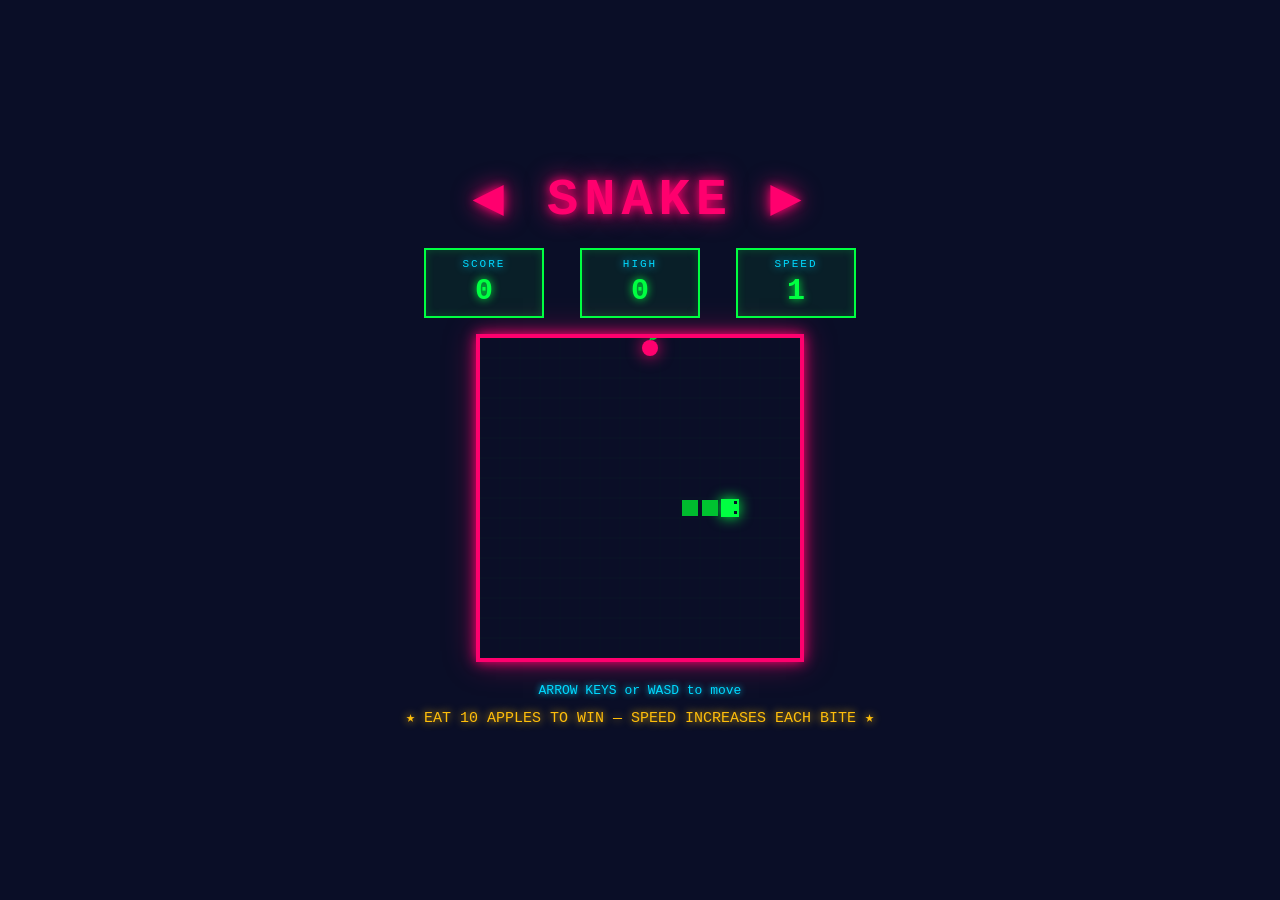
<file: snake.html>
<!DOCTYPE html>
<html lang="en">
<head>
  <meta charset="UTF-8" />
  <meta name="viewport" content="width=device-width, initial-scale=1.0" />
  <title>SNAKE</title>
  <style>
    * { margin: 0; padding: 0; box-sizing: border-box; }

    body {
      background: #0a0e27;
      display: flex;
      justify-content: center;
      align-items: center;
      min-height: 100vh;
      font-family: 'Courier New', monospace;
      color: #00ff41;
    }

    .wrapper { text-align: center; }

    .title {
      font-size: 52px;
      font-weight: bold;
      color: #ff006e;
      text-shadow: 0 0 10px #ff006e, 0 0 25px #ff006e;
      letter-spacing: 6px;
      margin-bottom: 18px;
      animation: flicker 3s infinite;
    }

    @keyframes flicker {
      0%, 95%, 100% { opacity: 1; }
      96% { opacity: 0.6; }
      97% { opacity: 1; }
      98% { opacity: 0.4; }
    }

    .hud {
      display: flex;
      justify-content: space-around;
      margin-bottom: 16px;
    }

    .hud-box {
      background: rgba(0,255,65,0.07);
      border: 2px solid #00ff41;
      box-shadow: inset 0 0 8px rgba(0,255,65,0.2);
      padding: 8px 24px;
      min-width: 120px;
    }

    .hud-label {
      display: block;
      font-size: 11px;
      letter-spacing: 2px;
      color: #00d9ff;
      text-shadow: 0 0 8px #00d9ff;
      margin-bottom: 4px;
    }

    .hud-value {
      font-size: 30px;
      font-weight: bold;
      color: #00ff41;
      text-shadow: 0 0 8px #00ff41;
    }

    #speedValue { color: #ffbe0b; text-shadow: 0 0 8px #ffbe0b; }

    canvas {
      display: block;
      margin: 0 auto;
      border: 4px solid #ff006e;
      background: #0a0e27;
      box-shadow: 0 0 12px #ff006e, 0 0 30px rgba(255,0,110,0.4),
                  inset 0 0 20px rgba(255,0,110,0.08);
      image-rendering: pixelated;
    }

    .controls {
      margin-top: 16px;
      font-size: 13px;
      color: #00d9ff;
      text-shadow: 0 0 6px #00d9ff;
      line-height: 2;
    }

    .goal { color: #ffbe0b; text-shadow: 0 0 8px #ffbe0b; font-size: 15px; }

    /* Overlay */
    .overlay {
      display: none;
      position: fixed;
      inset: 0;
      background: rgba(10,14,39,0.92);
      z-index: 100;
      justify-content: center;
      align-items: center;
    }
    .overlay.show { display: flex; }

    .overlay-box {
      text-align: center;
      border: 4px solid #ff006e;
      padding: 50px 60px;
      background: #0a0e27;
      box-shadow: 0 0 30px #ff006e;
    }

    .overlay-title {
      font-size: 56px;
      font-weight: bold;
      letter-spacing: 4px;
      margin-bottom: 20px;
    }

    .overlay-sub {
      font-size: 22px;
      color: #00d9ff;
      text-shadow: 0 0 8px #00d9ff;
      margin-bottom: 10px;
    }

    .overlay-score {
      font-size: 48px;
      font-weight: bold;
      color: #ffbe0b;
      text-shadow: 0 0 15px #ffbe0b;
      margin-bottom: 36px;
    }

    .btn {
      background: #ff006e;
      color: #0a0e27;
      border: none;
      padding: 14px 44px;
      font-size: 22px;
      font-weight: bold;
      font-family: 'Courier New', monospace;
      letter-spacing: 2px;
      cursor: pointer;
      box-shadow: 0 0 16px #ff006e;
      transition: transform 0.1s, box-shadow 0.1s;
    }
    .btn:hover { box-shadow: 0 0 28px #ff006e; transform: scale(1.05); }
    .btn:active { transform: scale(0.96); }
  </style>
</head>
<body>

<div class="wrapper">
  <div class="title">◀ SNAKE ▶</div>

  <div class="hud">
    <div class="hud-box">
      <span class="hud-label">SCORE</span>
      <span class="hud-value" id="scoreVal">0</span>
    </div>
    <div class="hud-box">
      <span class="hud-label">HIGH</span>
      <span class="hud-value" id="highVal">0</span>
    </div>
    <div class="hud-box">
      <span class="hud-label">SPEED</span>
      <span class="hud-value" id="speedVal">1</span>
    </div>
  </div>

  <canvas id="c" width="320" height="320"></canvas>

  <div class="controls">
    <p>ARROW KEYS or WASD to move</p>
    <p class="goal">★ EAT 10 APPLES TO WIN — SPEED INCREASES EACH BITE ★</p>
  </div>
</div>

<!-- Overlay -->
<div class="overlay" id="overlay">
  <div class="overlay-box">
    <div class="overlay-title" id="overlayTitle">GAME OVER</div>
    <div class="overlay-sub">SCORE</div>
    <div class="overlay-score" id="overlayScore">0</div>
    <button class="btn" onclick="restartGame()">INSERT COIN</button>
  </div>
</div>

<script>
  const canvas = document.getElementById('c');
  const ctx = canvas.getContext('2d');
  const GRID = 20;
  const TILES = canvas.width / GRID; // 16

  // Speed config: interval in ms per level (index = score, capped at last entry)
  const SPEED_INTERVALS = [200, 180, 160, 140, 125, 110, 95, 82, 70, 60];
  const SPEED_LABELS    = [  1,   2,   3,   4,   5,   6,   7,  8,  9, 10];

  let snake, dir, nextDir, food, score, highScore, alive, won, loopTimer;

  function init() {
    snake    = [{x:8, y:8}, {x:7, y:8}, {x:6, y:8}];
    dir      = {x:1, y:0};
    nextDir  = {x:1, y:0};
    food     = spawnFood();
    score    = 0;
    alive    = true;
    won      = false;
    highScore = parseInt(localStorage.getItem('snakeHigh') || '0');
    document.getElementById('highVal').textContent  = highScore;
    document.getElementById('scoreVal').textContent = 0;
    document.getElementById('speedVal').textContent = SPEED_LABELS[0];
    document.getElementById('overlay').classList.remove('show');
  }

  function spawnFood() {
    let f;
    do {
      f = {x: Math.floor(Math.random() * TILES), y: Math.floor(Math.random() * TILES)};
    } while (snake.some(s => s.x === f.x && s.y === f.y));
    return f;
  }

  function scheduleNext() {
    const idx = Math.min(score, SPEED_INTERVALS.length - 1);
    clearTimeout(loopTimer);
    loopTimer = setTimeout(tick, SPEED_INTERVALS[idx]);
  }

  function tick() {
    if (!alive) return;

    dir = {...nextDir};
    const head = {x: snake[0].x + dir.x, y: snake[0].y + dir.y};

    // Wall collision
    if (head.x < 0 || head.x >= TILES || head.y < 0 || head.y >= TILES) {
      return endGame(false);
    }
    // Self collision
    if (snake.some(s => s.x === head.x && s.y === head.y)) {
      return endGame(false);
    }

    snake.unshift(head);

    if (head.x === food.x && head.y === food.y) {
      score++;
      document.getElementById('scoreVal').textContent = score;

      const speedIdx = Math.min(score, SPEED_LABELS.length - 1);
      document.getElementById('speedVal').textContent = SPEED_LABELS[speedIdx];

      if (score >= 10) {
        draw();
        return endGame(true);
      }
      food = spawnFood();
    } else {
      snake.pop();
    }

    draw();
    scheduleNext();
  }

  function endGame(win) {
    alive = false;
    won = win;
    if (score > highScore) {
      highScore = score;
      localStorage.setItem('snakeHigh', highScore);
      document.getElementById('highVal').textContent = highScore;
    }
    const titleEl = document.getElementById('overlayTitle');
    if (win) {
      titleEl.textContent = 'YOU WIN!';
      titleEl.style.color = '#00ff41';
      titleEl.style.textShadow = '0 0 20px #00ff41';
    } else {
      titleEl.textContent = 'GAME OVER';
      titleEl.style.color = '#ff006e';
      titleEl.style.textShadow = '0 0 20px #ff006e';
    }
    document.getElementById('overlayScore').textContent = score;
    document.getElementById('overlay').classList.add('show');
  }

  function restartGame() {
    clearTimeout(loopTimer);
    init();
    draw();
    scheduleNext();
  }

  // ── Drawing ──────────────────────────────────────────────────────────────

  function draw() {
    // Background
    ctx.fillStyle = '#0a0e27';
    ctx.fillRect(0, 0, canvas.width, canvas.height);

    // Grid lines
    ctx.strokeStyle = 'rgba(0,255,65,0.05)';
    ctx.lineWidth = 0.5;
    for (let i = 0; i <= TILES; i++) {
      ctx.beginPath(); ctx.moveTo(i*GRID, 0); ctx.lineTo(i*GRID, canvas.height); ctx.stroke();
      ctx.beginPath(); ctx.moveTo(0, i*GRID); ctx.lineTo(canvas.width, i*GRID); ctx.stroke();
    }

    // Snake body
    snake.forEach((seg, idx) => {
      if (idx === 0) {
        // Head — full bright with glow
        ctx.shadowColor = '#00ff41';
        ctx.shadowBlur = 14;
        ctx.fillStyle = '#00ff41';
        ctx.fillRect(seg.x*GRID+1, seg.y*GRID+1, GRID-2, GRID-2);
        ctx.shadowBlur = 0;

        // Eyes
        const ex = seg.x*GRID, ey = seg.y*GRID;
        ctx.fillStyle = '#0a0e27';
        // Position eyes based on direction
        if (dir.x === 1)  { ctx.fillRect(ex+14,ey+3,3,3); ctx.fillRect(ex+14,ey+13,3,3); }
        if (dir.x === -1) { ctx.fillRect(ex+3, ey+3,3,3); ctx.fillRect(ex+3, ey+13,3,3); }
        if (dir.y === -1) { ctx.fillRect(ex+3, ey+3,3,3); ctx.fillRect(ex+13,ey+3, 3,3); }
        if (dir.y === 1)  { ctx.fillRect(ex+3, ey+14,3,3);ctx.fillRect(ex+13,ey+14,3,3);}

      } else {
        // Body — fade brightness slightly toward tail
        const brightness = Math.max(0.35, 1 - idx * 0.04);
        ctx.fillStyle = `rgba(0, ${Math.floor(204 * brightness)}, ${Math.floor(51 * brightness)}, 1)`;
        ctx.fillRect(seg.x*GRID+2, seg.y*GRID+2, GRID-4, GRID-4);
      }
    });

    // Apple (food)
    const fx = food.x*GRID + GRID/2;
    const fy = food.y*GRID + GRID/2;
    const r  = GRID/2 - 2;

    ctx.shadowColor = '#ff006e';
    ctx.shadowBlur = 16;
    ctx.fillStyle = '#ff006e';
    ctx.beginPath();
    ctx.arc(fx, fy, r, 0, Math.PI*2);
    ctx.fill();
    ctx.shadowBlur = 0;

    // Apple stem
    ctx.strokeStyle = '#00cc33';
    ctx.lineWidth = 2;
    ctx.beginPath();
    ctx.moveTo(fx, fy - r);
    ctx.lineTo(fx + 3, fy - r - 4);
    ctx.stroke();

    // Apple leaf
    ctx.fillStyle = '#00cc33';
    ctx.beginPath();
    ctx.ellipse(fx+5, fy-r-3, 4, 2, -0.6, 0, Math.PI*2);
    ctx.fill();
  }

  // ── Input ────────────────────────────────────────────────────────────────

  document.addEventListener('keydown', e => {
    switch (e.key) {
      case 'ArrowUp':    case 'w': case 'W': if (dir.y===0) nextDir={x:0,y:-1}; e.preventDefault(); break;
      case 'ArrowDown':  case 's': case 'S': if (dir.y===0) nextDir={x:0,y:1};  e.preventDefault(); break;
      case 'ArrowLeft':  case 'a': case 'A': if (dir.x===0) nextDir={x:-1,y:0}; e.preventDefault(); break;
      case 'ArrowRight': case 'd': case 'D': if (dir.x===0) nextDir={x:1,y:0};  e.preventDefault(); break;
    }
  });

  // ── Boot ─────────────────────────────────────────────────────────────────
  init();
  draw();
  scheduleNext();
</script>
</body>
</html>
</file>
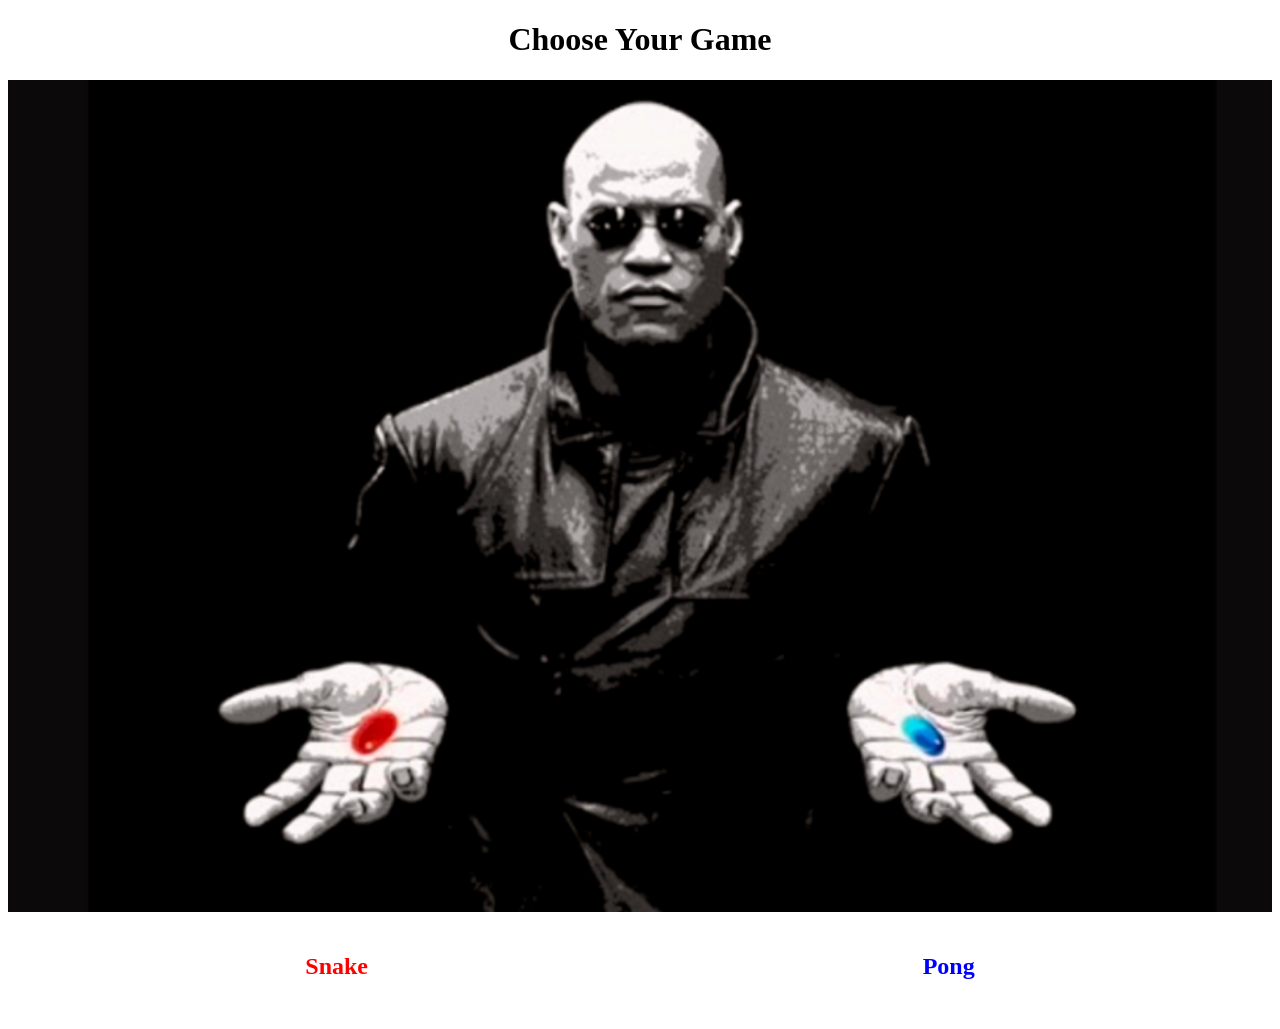
<file: pages/gamechoosescreen.html>
<!DOCTYPE html>
<html lang="en">
<head>
    <meta charset="UTF-8">
    <meta name="viewport" content="width=device-width, initial-scale=1.0">
    <title>Choose Your Game</title>
    <link rel="stylesheet" href="../styles/gamechoosescreen.css">
</head>
<body>
    <h1>Choose Your Game</h1>
    <img src="../images/redpill&bluepill.jpg" alt="redpill & bluepill meme">
    <div class="button-container">
        <a href="snake.html" class="button red">Snake</a>
        <a href="pong.html" class="button blue">Pong</a>
    </div>
</body>
</html>
</file>
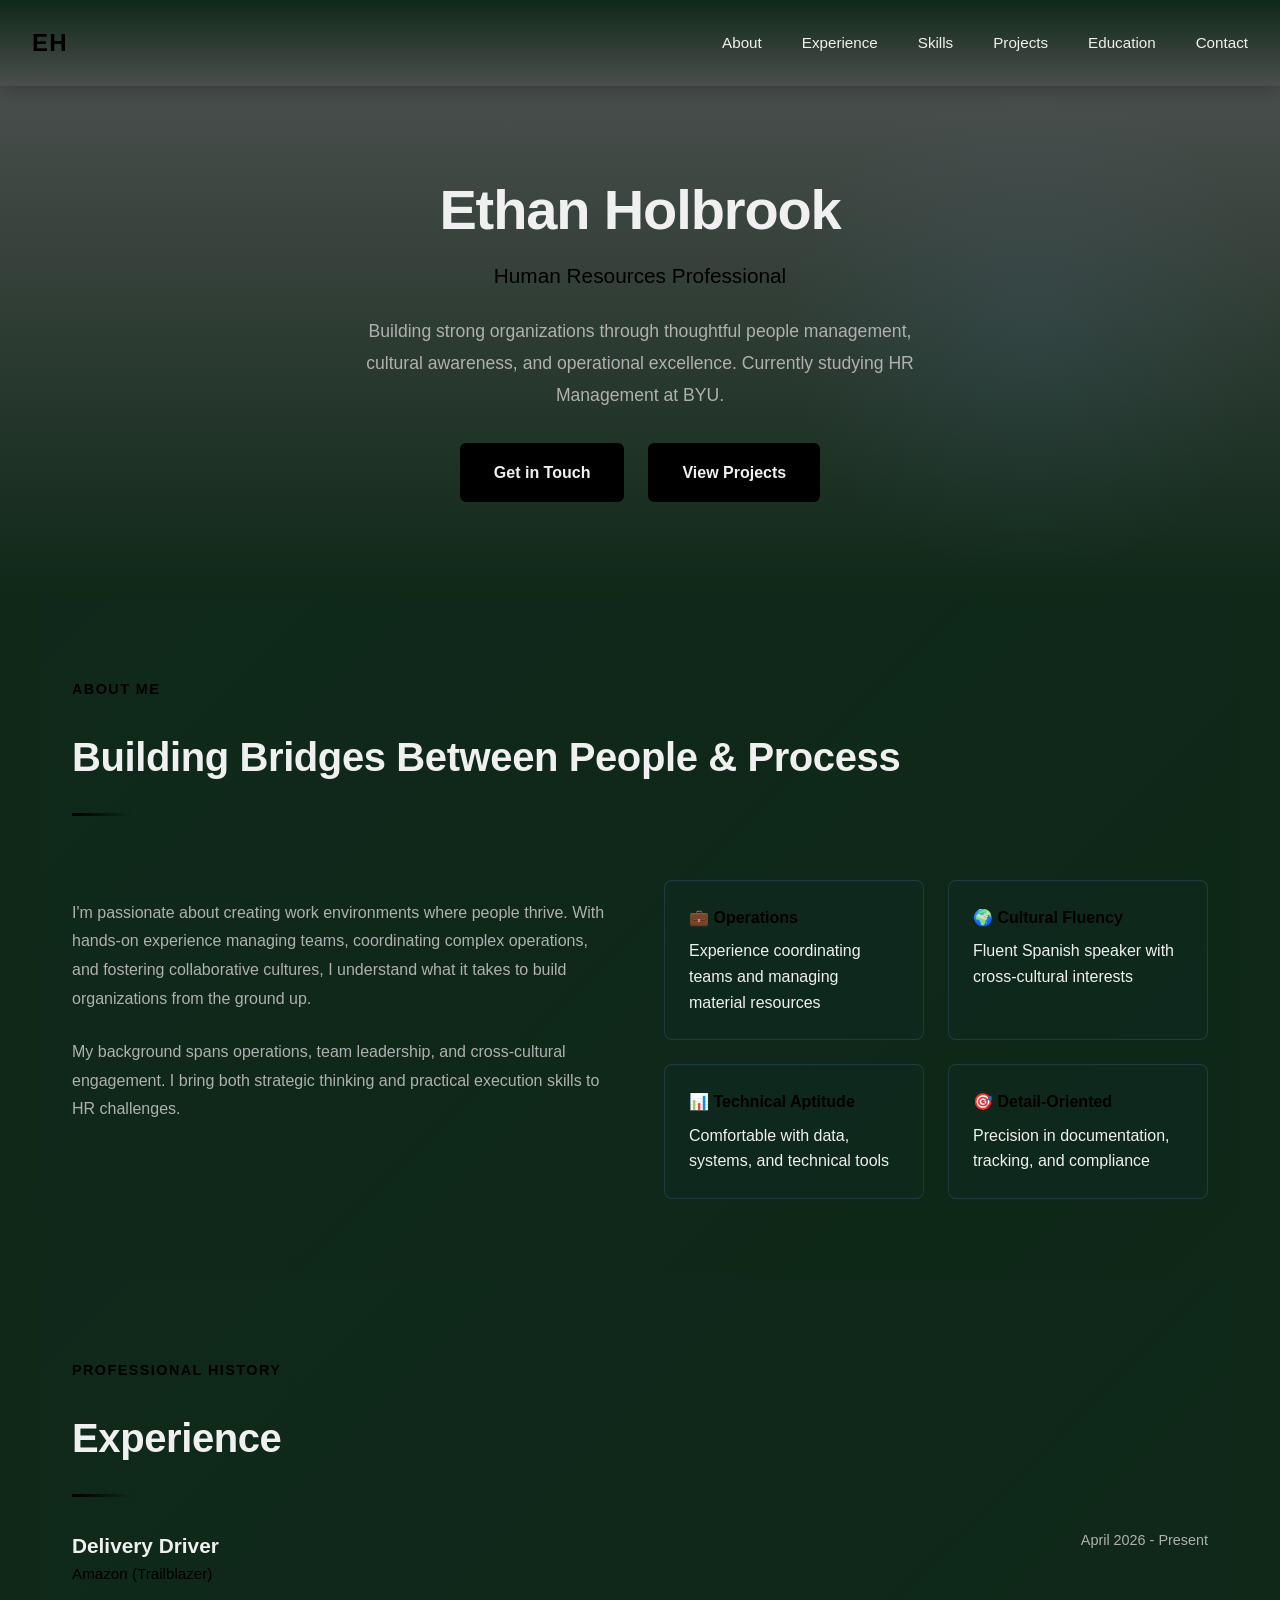
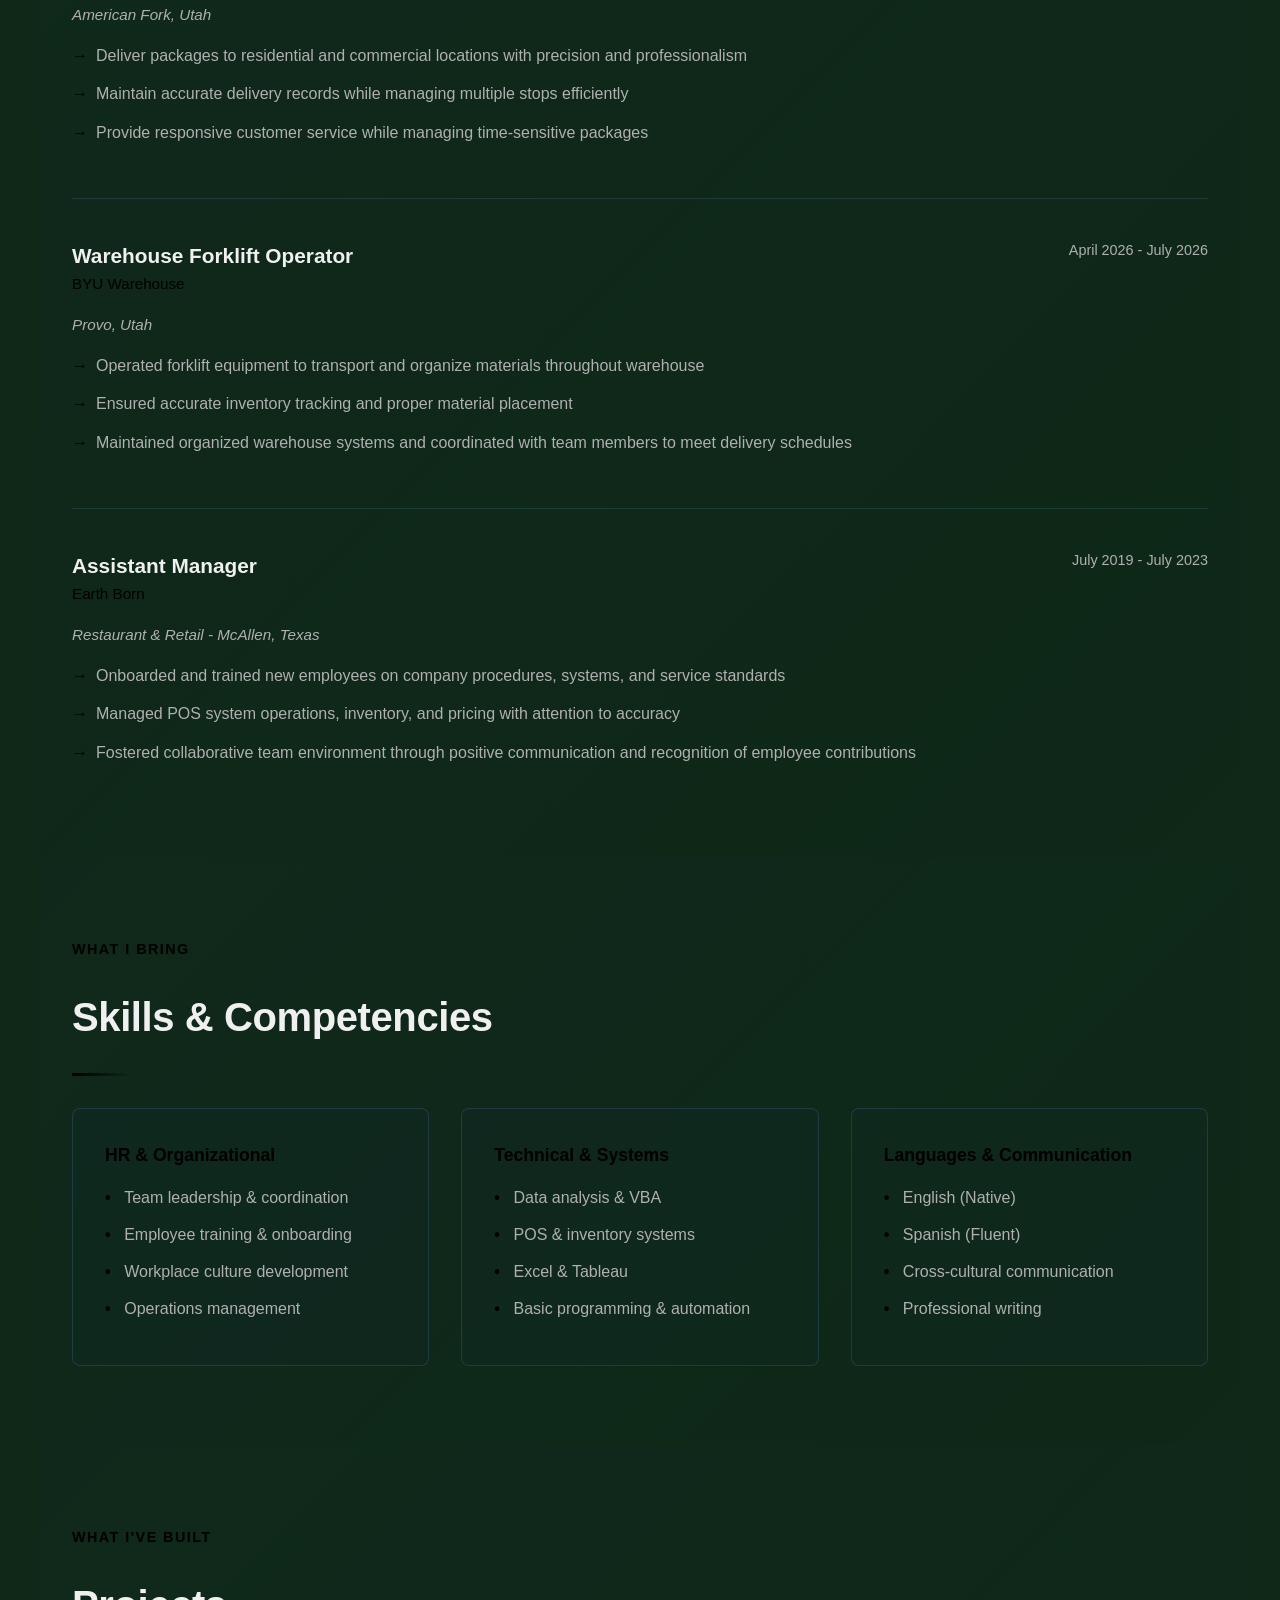
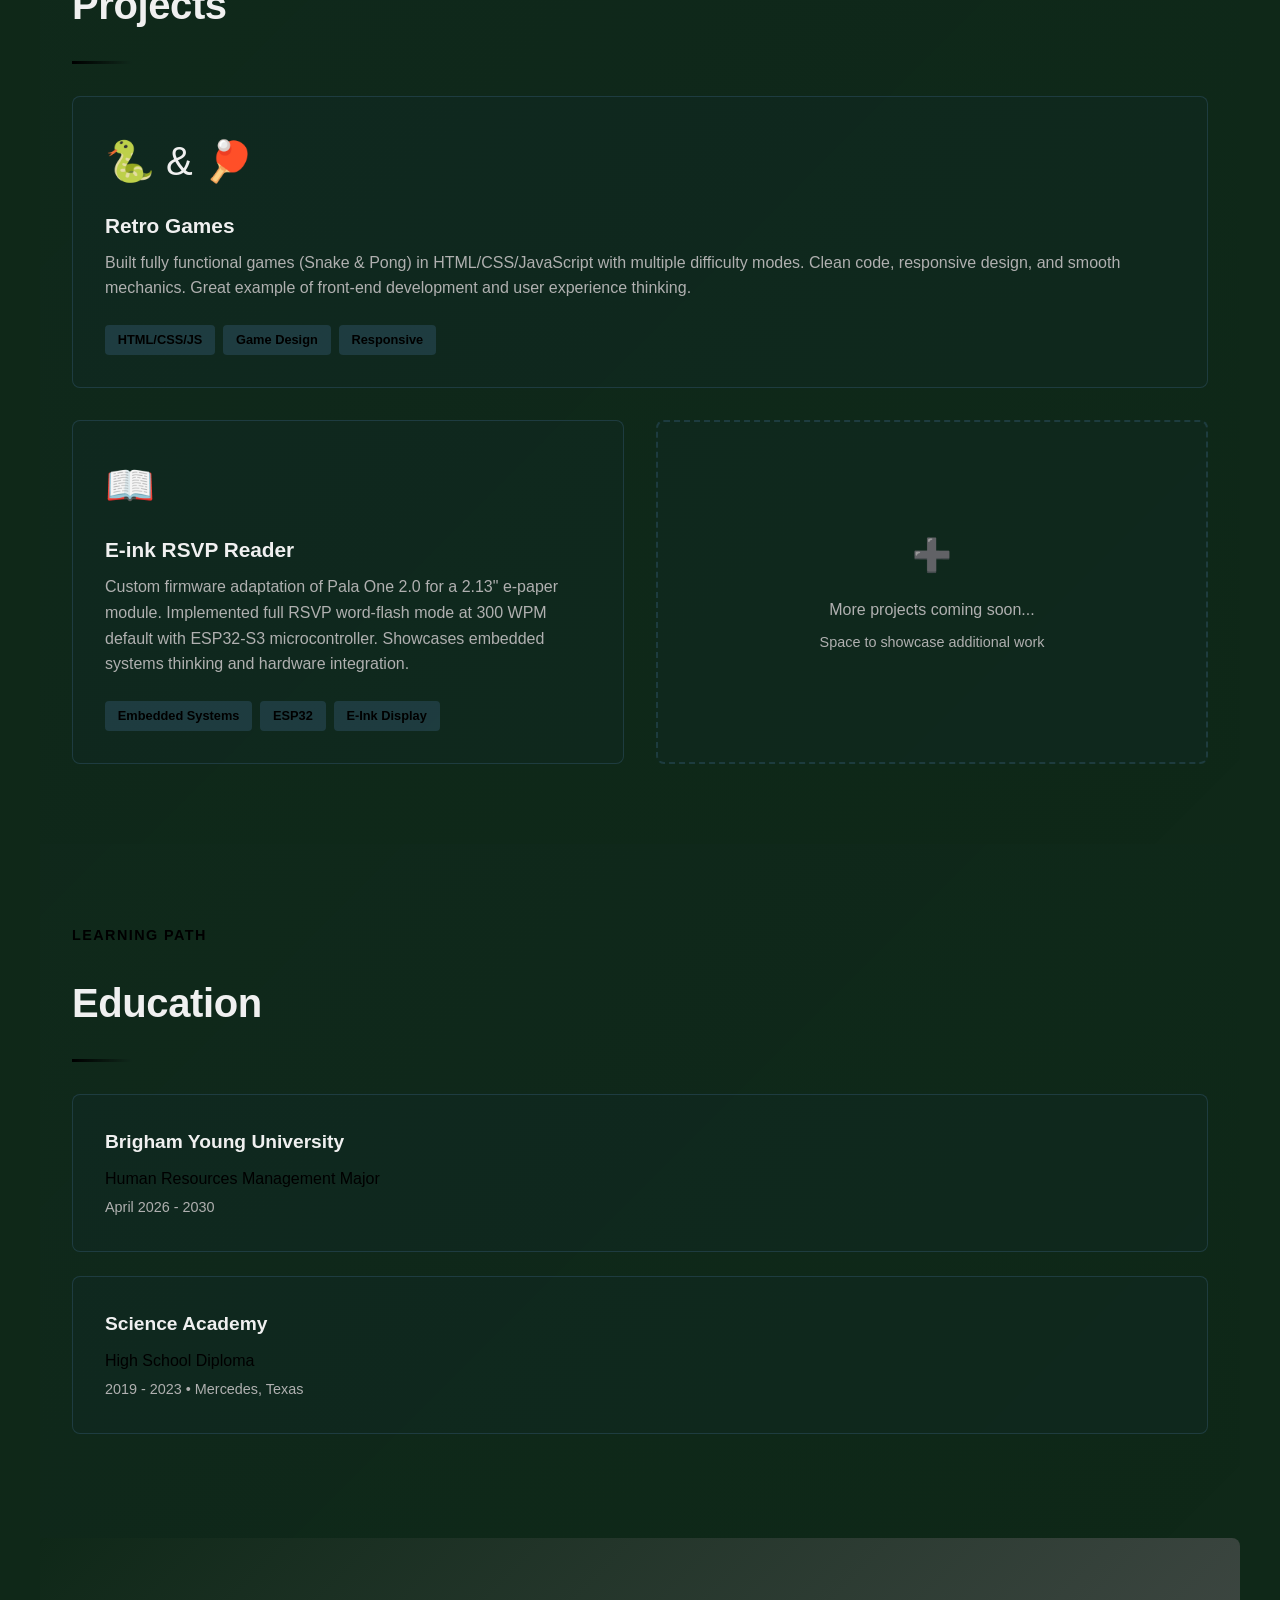
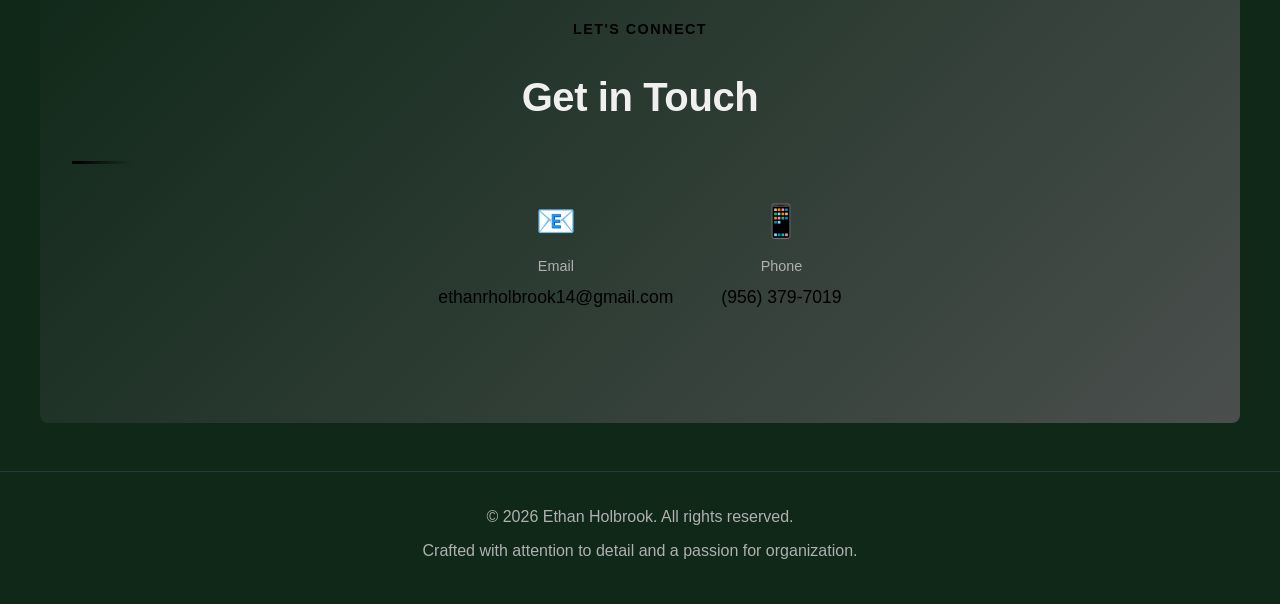
<file: pages/resume.html>
<!DOCTYPE html>
<html lang="en">
<head>
    <meta charset="UTF-8">
    <meta name="viewport" content="width=device-width, initial-scale=1.0">
    <title>Ethan Holbrook - Human Resources Professional</title>
    <style>
        * {
            margin: 0;
            padding: 0;
            box-sizing: border-box;
        }

        :root {
            --primary-dark: #0f2818;
            --primary-darker: #071410;
            --accent-navy: #4a4f4d;
            --accent-blue: #000000;
            --text-light: #f0f0f0;
            --text-gray: #b0b0b0;
            --border-color: rgba(91, 140, 201, 0.2);
            --card-bg: rgba(30, 58, 95, 0.08);
        }

        html {
            scroll-behavior: smooth;
        }

        body {
            font-family: -apple-system, BlinkMacSystemFont, 'Segoe UI', Roboto, Oxygen, Ubuntu, Cantarell, sans-serif;
            background-color: var(--primary-dark);
            color: var(--text-light);
            line-height: 1.6;
            overflow-x: hidden;
        }

        /* Navigation */
        nav {
            position: fixed;
            top: 0;
            width: 100%;
            background: linear-gradient(180deg, var(--primary-dark) 0%, var(--accent-navy) 100%);
            padding: 1.5rem 2rem;
            display: flex;
            justify-content: space-between;
            align-items: center;
            z-index: 1000;
            backdrop-filter: blur(10px);
            box-shadow: 0 2px 20px rgba(0, 0, 0, 0.3);
        }

        nav .logo {
            font-size: 1.5rem;
            font-weight: 700;
            color: var(--accent-blue);
            letter-spacing: 0.05em;
        }

        nav ul {
            display: flex;
            list-style: none;
            gap: 2.5rem;
        }

        nav a {
            color: var(--text-light);
            text-decoration: none;
            font-size: 0.95rem;
            font-weight: 500;
            transition: color 0.3s ease;
            position: relative;
        }

        nav a::after {
            content: '';
            position: absolute;
            bottom: -5px;
            left: 0;
            width: 0;
            height: 2px;
            background-color: var(--accent-blue);
            transition: width 0.3s ease;
        }

        nav a:hover::after {
            width: 100%;
        }

        /* Hero Section */
        .hero {
            margin-top: 80px;
            padding: 6rem 2rem;
            text-align: center;
            background: linear-gradient(0deg, var(--primary-dark) 0%, var(--accent-navy) 100%);
            position: relative;
            overflow: hidden;
        }

        .hero::before {
            content: '';
            position: absolute;
            top: 0;
            right: 0;
            width: 500px;
            height: 500px;
            background: radial-gradient(circle, rgba(91, 140, 201, 0.1) 0%, transparent 70%);
            border-radius: 50%;
            pointer-events: none;
        }

        .hero-content {
            position: relative;
            z-index: 2;
            animation: fadeInUp 1s ease-out;
        }

        @keyframes fadeInUp {
            from {
                opacity: 0;
                transform: translateY(30px);
            }
            to {
                opacity: 1;
                transform: translateY(0);
            }
        }

        .hero h1 {
            font-size: 3.5rem;
            font-weight: 700;
            margin-bottom: 1rem;
            letter-spacing: -0.02em;
            line-height: 1.2;
        }

        .hero .subtitle {
            font-size: 1.3rem;
            color: var(--accent-blue);
            margin-bottom: 1.5rem;
            font-weight: 500;
        }

        .hero p {
            font-size: 1.1rem;
            color: var(--text-gray);
            max-width: 600px;
            margin: 0 auto 2rem;
            line-height: 1.8;
        }

        .cta-buttons {
            display: flex;
            gap: 1.5rem;
            justify-content: center;
            flex-wrap: wrap;
        }

        .btn {
            padding: 0.9rem 2rem;
            border: 2px solid;
            border-radius: 6px;
            font-size: 1rem;
            font-weight: 600;
            cursor: pointer;
            text-decoration: none;
            transition: all 0.3s ease;
            display: inline-block;
        }

        .btn-primary {
            background-color: var(--accent-blue);
            color: var(--text-grey);
            border-color: var(--accent-blue);
        }

        .btn-primary:hover {
            background-color: transparent;
            color: var(--accent-blue);
            transform: translateY(-2px);
            box-shadow: 0 10px 30px rgba(91, 140, 201, 0.2);
        }

        .btn-secondary {
            background-color: var(--accent-blue);
            color: var(--text-grey);
            border-color: var(--accent-blue);
        }

        .btn-secondary:hover {
            background-color: transparent;
            color: var(--accent-blue);
            transform: translateY(-2px);
            box-shadow: 0 10px 30px rgba(91, 140, 201, 0.2);
        }

        /* Sections */
        section {
            padding: 5rem 2rem;
            max-width: 1200px;
            margin: 0 auto;
            opacity: 0;
            animation: fadeIn 0.8s ease-out forwards;
        }

        @keyframes fadeIn {
            to {
                opacity: 1;
            }
        }

        section:nth-child(2) { animation-delay: 0.2s; }
        section:nth-child(3) { animation-delay: 0.4s; }
        section:nth-child(4) { animation-delay: 0.6s; }
        section:nth-child(5) { animation-delay: 0.8s; }
        section:nth-child(6) { animation-delay: 1s; }
        section:nth-child(7) { animation-delay: 1.2s; }

        h2 {
            font-size: 2.5rem;
            margin-bottom: 0.5rem;
            color: var(--text-light);
            letter-spacing: -0.01em;
        }

        .section-accent {
            font-size: 0.9rem;
            color: var(--accent-blue);
            font-weight: 600;
            text-transform: uppercase;
            letter-spacing: 0.1em;
            margin-bottom: 1.5rem;
            display: block;
        }

        .section-divider {
            width: 60px;
            height: 3px;
            background: linear-gradient(90deg, var(--accent-blue), transparent);
            margin: 1.5rem 0 2rem 0;
        }

        /* About Section */
        #about {
            background: linear-gradient(135deg, rgba(30, 58, 95, 0.05) 0%, transparent 100%);
        }

        .about-content {
            display: grid;
            grid-template-columns: 1fr 1fr;
            gap: 3rem;
            align-items: center;
        }

        .about-text p {
            margin-bottom: 1.5rem;
            color: var(--text-gray);
            line-height: 1.8;
        }

        .about-highlights {
            display: grid;
            grid-template-columns: 1fr 1fr;
            gap: 1.5rem;
            margin-top: 2rem;
        }

        .highlight-card {
            padding: 1.5rem;
            background: var(--card-bg);
            border: 1px solid var(--border-color);
            border-radius: 8px;
            transition: all 0.3s ease;
        }

        .highlight-card:hover {
            border-color: var(--accent-blue);
            background: rgba(91, 140, 201, 0.15);
            transform: translateY(-4px);
        }

        .highlight-card h3 {
            color: var(--accent-blue);
            font-size: 1rem;
            margin-bottom: 0.5rem;
        }

        /* Experience Section */
        #experience {
            background: linear-gradient(135deg, rgba(30, 58, 95, 0.05) 0%, transparent 100%);
        }

        .experience-item {
            margin-bottom: 2.5rem;
            padding-bottom: 2.5rem;
            border-bottom: 1px solid var(--border-color);
        }

        .experience-item:last-child {
            border-bottom: none;
            margin-bottom: 0;
            padding-bottom: 0;
        }

        .job-header {
            display: flex;
            justify-content: space-between;
            align-items: start;
            margin-bottom: 1rem;
            gap: 1rem;
        }

        .job-title {
            font-size: 1.3rem;
            font-weight: 600;
            color: var(--text-light);
        }

        .job-company {
            color: var(--accent-blue);
            font-weight: 500;
            font-size: 0.95rem;
        }

        .job-duration {
            color: var(--text-gray);
            font-size: 0.9rem;
            white-space: nowrap;
        }

        .job-description {
            color: var(--text-gray);
            margin-bottom: 1rem;
            font-style: italic;
            font-size: 0.95rem;
        }

        .job-bullets {
            list-style: none;
            margin-left: 0;
        }

        .job-bullets li {
            margin-bottom: 0.8rem;
            padding-left: 1.5rem;
            position: relative;
            color: var(--text-gray);
            line-height: 1.6;
        }

        .job-bullets li::before {
            content: '→';
            position: absolute;
            left: 0;
            color: var(--accent-blue);
            font-weight: bold;
        }

        /* Skills Section */
        #skills {
            background: linear-gradient(135deg, rgba(30, 58, 95, 0.05) 0%, transparent 100%);
        }

        .skills-grid {
            display: grid;
            grid-template-columns: repeat(auto-fit, minmax(250px, 1fr));
            gap: 2rem;
            margin-top: 2rem;
        }

        .skill-category {
            background: var(--card-bg);
            padding: 2rem;
            border-radius: 8px;
            border: 1px solid var(--border-color);
            transition: all 0.3s ease;
        }

        .skill-category:hover {
            border-color: var(--accent-blue);
            background: rgba(91, 140, 201, 0.15);
            transform: translateY(-4px);
        }

        .skill-category h3 {
            color: var(--accent-blue);
            font-size: 1.1rem;
            margin-bottom: 1rem;
            font-weight: 600;
        }

        .skill-category ul {
            list-style: none;
        }

        .skill-category li {
            color: var(--text-gray);
            margin-bottom: 0.7rem;
            padding-left: 1.2rem;
            position: relative;
        }

        .skill-category li::before {
            content: '•';
            position: absolute;
            left: 0;
            color: var(--accent-blue);
            font-weight: bold;
        }

        /* Projects Section */
        #projects {
            background: linear-gradient(135deg, rgba(30, 58, 95, 0.05) 0%, transparent 100%);
        }

        .projects-grid {
            display: grid;
            grid-template-columns: repeat(auto-fit, minmax(300px, 1fr));
            gap: 2rem;
            margin-top: 2rem;
        }

        .project-card {
            background: var(--card-bg);
            border: 1px solid var(--border-color);
            border-radius: 8px;
            padding: 2rem;
            transition: all 0.4s ease;
            display: flex;
            flex-direction: column;
        }

        .project-card:hover {
            border-color: var(--accent-blue);
            background: rgba(91, 140, 201, 0.15);
            transform: translateY(-8px);
            box-shadow: 0 20px 40px rgba(91, 140, 201, 0.1);
        }

        .project-icon {
            font-size: 2.5rem;
            margin-bottom: 1rem;
        }

        .project-title {
            font-size: 1.3rem;
            color: var(--text-light);
            margin-bottom: 0.5rem;
            font-weight: 600;
        }

        .project-description {
            color: var(--text-gray);
            margin-bottom: 1.5rem;
            flex-grow: 1;
            line-height: 1.6;
        }

        .project-tech {
            display: flex;
            flex-wrap: wrap;
            gap: 0.5rem;
        }

        .tech-tag {
            background: rgba(91, 140, 201, 0.2);
            color: var(--accent-blue);
            padding: 0.3rem 0.8rem;
            border-radius: 4px;
            font-size: 0.8rem;
            font-weight: 600;
        }

        .empty-project {
            background: var(--card-bg);
            border: 2px dashed var(--border-color);
            display: flex;
            align-items: center;
            justify-content: center;
            min-height: 200px;
            text-align: center;
            color: var(--text-gray);
        }

        /* Education Section */
        #education {
            background: linear-gradient(135deg, rgba(30, 58, 95, 0.05) 0%, transparent 100%);
        }

        .education-item {
            background: var(--card-bg);
            padding: 2rem;
            border-radius: 8px;
            border: 1px solid var(--border-color);
            margin-bottom: 1.5rem;
            transition: all 0.3s ease;
        }

        .education-item:hover {
            border-color: var(--accent-blue);
            background: rgba(91, 140, 201, 0.15);
            transform: translateY(-4px);
        }

        .education-school {
            font-size: 1.2rem;
            color: var(--text-light);
            font-weight: 600;
            margin-bottom: 0.5rem;
        }

        .education-degree {
            color: var(--accent-blue);
            font-weight: 500;
            margin-bottom: 0.3rem;
        }

        .education-duration {
            color: var(--text-gray);
            font-size: 0.9rem;
        }

        /* Contact Section */
        #contact {
            background: linear-gradient(135deg, var(--primary-dark) 0%, var(--accent-navy) 100%);
            text-align: center;
            border-radius: 8px;
        }

        #contact h2 {
            margin-bottom: 2rem;
        }

        .contact-info {
            display: flex;
            gap: 3rem;
            justify-content: center;
            flex-wrap: wrap;
            margin-bottom: 2rem;
        }

        .contact-method {
            display: flex;
            flex-direction: column;
            align-items: center;
        }

        .contact-icon {
            font-size: 2rem;
            margin-bottom: 0.5rem;
            color: var(--accent-blue);
        }

        .contact-label {
            color: var(--text-gray);
            font-size: 0.9rem;
            margin-bottom: 0.3rem;
        }

        .contact-value {
            color: var(--text-light);
            font-weight: 500;
            font-size: 1.1rem;
        }

        .contact-value a {
            color: var(--accent-blue);
            text-decoration: none;
            transition: color 0.3s ease;
        }

        .contact-value a:hover {
            color: var(--text-light);
            text-decoration: underline;
        }

        /* Footer */
        footer {
            text-align: center;
            padding: 2rem;
            color: var(--text-gray);
            border-top: 1px solid var(--border-color);
            margin-top: 3rem;
        }

        footer p {
            margin-bottom: 0.5rem;
        }

        /* Responsive */
        @media (max-width: 768px) {
            nav ul {
                display: none;
            }

            .hero {
                padding: 4rem 1.5rem;
                margin-top: 70px;
            }

            .hero h1 {
                font-size: 2rem;
            }

            .hero .subtitle {
                font-size: 1.1rem;
            }

            .about-content {
                grid-template-columns: 1fr;
            }

            .job-header {
                flex-direction: column;
            }

            .job-duration {
                margin-top: 0.5rem;
            }

            .skills-grid {
                grid-template-columns: 1fr;
            }

            .projects-grid {
                grid-template-columns: 1fr;
            }

            .contact-info {
                gap: 1.5rem;
            }

            h2 {
                font-size: 1.8rem;
            }
        }
    </style>
</head>
<body>
    <!-- Navigation -->
    <nav>
        <div class="logo">EH</div>
        <ul>
            <li><a href="#about">About</a></li>
            <li><a href="#experience">Experience</a></li>
            <li><a href="#skills">Skills</a></li>
            <li><a href="#projects">Projects</a></li>
            <li><a href="#education">Education</a></li>
            <li><a href="#contact">Contact</a></li>
        </ul>
    </nav>

    <!-- Hero Section -->
    <div class="hero">
        <div class="hero-content">
            <h1>Ethan Holbrook</h1>
            <div class="subtitle">Human Resources Professional</div>
            <p>Building strong organizations through thoughtful people management, cultural awareness, and operational excellence. Currently studying HR Management at BYU.</p>
            <div class="cta-buttons">
                <a href="#contact" class="btn btn-primary">Get in Touch</a>
                <a href="#projects" class="btn btn-secondary">View Projects</a>
            </div>
        </div>
    </div>

    <!-- About Section -->
    <section id="about">
        <span class="section-accent">About Me</span>
        <h2>Building Bridges Between People & Process</h2>
        <div class="section-divider"></div>
        
        <div class="about-content">
            <div class="about-text">
                <p>I'm passionate about creating work environments where people thrive. With hands-on experience managing teams, coordinating complex operations, and fostering collaborative cultures, I understand what it takes to build organizations from the ground up.</p>
                <p>My background spans operations, team leadership, and cross-cultural engagement. I bring both strategic thinking and practical execution skills to HR challenges.</p>
            </div>
            <div class="about-highlights">
                <div class="highlight-card">
                    <h3>💼 Operations</h3>
                    <p>Experience coordinating teams and managing material resources</p>
                </div>
                <div class="highlight-card">
                    <h3>🌍 Cultural Fluency</h3>
                    <p>Fluent Spanish speaker with cross-cultural interests</p>
                </div>
                <div class="highlight-card">
                    <h3>📊 Technical Aptitude</h3>
                    <p>Comfortable with data, systems, and technical tools</p>
                </div>
                <div class="highlight-card">
                    <h3>🎯 Detail-Oriented</h3>
                    <p>Precision in documentation, tracking, and compliance</p>
                </div>
            </div>
        </div>
    </section>

    <!-- Experience Section -->
    <section id="experience">
        <span class="section-accent">Professional History</span>
        <h2>Experience</h2>
        <div class="section-divider"></div>

        <div class="experience-item">
            <div class="job-header">
                <div>
                    <div class="job-title">Delivery Driver</div>
                    <div class="job-company">Amazon (Trailblazer)</div>
                </div>
                <div class="job-duration">April 2026 - Present</div>
            </div>
            <div class="job-description">American Fork, Utah</div>
            <ul class="job-bullets">
                <li>Deliver packages to residential and commercial locations with precision and professionalism</li>
                <li>Maintain accurate delivery records while managing multiple stops efficiently</li>
                <li>Provide responsive customer service while managing time-sensitive packages</li>
            </ul>
        </div>

        <div class="experience-item">
            <div class="job-header">
                <div>
                    <div class="job-title">Warehouse Forklift Operator</div>
                    <div class="job-company">BYU Warehouse</div>
                </div>
                <div class="job-duration">April 2026 - July 2026</div>
            </div>
            <div class="job-description">Provo, Utah</div>
            <ul class="job-bullets">
                <li>Operated forklift equipment to transport and organize materials throughout warehouse</li>
                <li>Ensured accurate inventory tracking and proper material placement</li>
                <li>Maintained organized warehouse systems and coordinated with team members to meet delivery schedules</li>
            </ul>
        </div>

        <div class="experience-item">
            <div class="job-header">
                <div>
                    <div class="job-title">Assistant Manager</div>
                    <div class="job-company">Earth Born</div>
                </div>
                <div class="job-duration">July 2019 - July 2023</div>
            </div>
            <div class="job-description">Restaurant & Retail - McAllen, Texas</div>
            <ul class="job-bullets">
                <li>Onboarded and trained new employees on company procedures, systems, and service standards</li>
                <li>Managed POS system operations, inventory, and pricing with attention to accuracy</li>
                <li>Fostered collaborative team environment through positive communication and recognition of employee contributions</li>
            </ul>
        </div>
    </section>

    <!-- Skills Section -->
    <section id="skills">
        <span class="section-accent">What I Bring</span>
        <h2>Skills & Competencies</h2>
        <div class="section-divider"></div>

        <div class="skills-grid">
            <div class="skill-category">
                <h3>HR & Organizational</h3>
                <ul>
                    <li>Team leadership & coordination</li>
                    <li>Employee training & onboarding</li>
                    <li>Workplace culture development</li>
                    <li>Operations management</li>
                </ul>
            </div>
            <div class="skill-category">
                <h3>Technical & Systems</h3>
                <ul>
                    <li>Data analysis & VBA</li>
                    <li>POS & inventory systems</li>
                    <li>Excel & Tableau</li>
                    <li>Basic programming & automation</li>
                </ul>
            </div>
            <div class="skill-category">
                <h3>Languages & Communication</h3>
                <ul>
                    <li>English (Native)</li>
                    <li>Spanish (Fluent)</li>
                    <li>Cross-cultural communication</li>
                    <li>Professional writing</li>
                </ul>
            </div>
        </div>
    </section>

    <!-- Projects Section -->
    <section id="projects">
        <span class="section-accent">What I've Built</span>
        <h2>Projects</h2>
        <div class="section-divider"></div>

            <div class="project-card">
                <a href="gamechoosescreen.html" style="text-decoration: none; color: inherit;">
                <div class="project-icon">🐍 & 🏓</div>
                <div class="project-title">Retro Games</div>
                <div class="project-description">Built fully functional games (Snake & Pong) in HTML/CSS/JavaScript with multiple difficulty modes. Clean code, responsive design, and smooth mechanics. Great example of front-end development and user experience thinking.</div>
                <div class="project-tech">
                    <span class="tech-tag">HTML/CSS/JS</span>
                    <span class="tech-tag">Game Design</span>
                    <span class="tech-tag">Responsive</span>
                </div>
            </a>
            </div>

            <div class="projects-grid">
            <div class="project-card">
                <a href="WIP.html" style="text-decoration: none;">
                <div class="project-icon">📖</div>
                <div class="project-title">E-ink RSVP Reader</div>
                <div class="project-description">Custom firmware adaptation of Pala One 2.0 for a 2.13" e-paper module. Implemented full RSVP word-flash mode at 300 WPM default with ESP32-S3 microcontroller. Showcases embedded systems thinking and hardware integration.</div>
                <div class="project-tech">
                    <span class="tech-tag">Embedded Systems</span>
                    <span class="tech-tag">ESP32</span>
                    <span class="tech-tag">E-Ink Display</span>
                </div>
            </a>
            </div>

            <div class="project-card empty-project">
                <div>
                    <div style="font-size: 2rem; margin-bottom: 1rem;">➕</div>
                    <p>More projects coming soon...</p>
                    <p style="font-size: 0.9rem; margin-top: 0.5rem; color: var(--text-gray);">Space to showcase additional work</p>
                </div>
            </div>
        </div>
    </section>

    <!-- Education Section -->
    <section id="education">
        <span class="section-accent">Learning Path</span>
        <h2>Education</h2>
        <div class="section-divider"></div>

        <div class="education-item">
            <div class="education-school">Brigham Young University</div>
            <div class="education-degree">Human Resources Management Major</div>
            <div class="education-duration">April 2026 - 2030</div>
        </div>

        <div class="education-item">
            <div class="education-school">Science Academy</div>
            <div class="education-degree">High School Diploma</div>
            <div class="education-duration">2019 - 2023 • Mercedes, Texas</div>
        </div>
    </section>

    <!-- Contact Section -->
    <section id="contact">
        <span class="section-accent">Let's Connect</span>
        <h2>Get in Touch</h2>
        <div class="section-divider"></div>

        <div class="contact-info">
            <div class="contact-method">
                <div class="contact-icon">📧</div>
                <div class="contact-label">Email</div>
                <div class="contact-value"><a href="mailto:ethanrholbrook14@gmail.com">ethanrholbrook14@gmail.com</a></div>
            </div>
            <div class="contact-method">
                <div class="contact-icon">📱</div>
                <div class="contact-label">Phone</div>
                <div class="contact-value"><a href="tel:+19563797019">(956) 379-7019</a></div>
            </div>
        </div>
    </section>

    <footer>
        <p>© 2026 Ethan Holbrook. All rights reserved.</p>
        <p>Crafted with attention to detail and a passion for organization.</p>
    </footer>
</body>
</html>
</file>
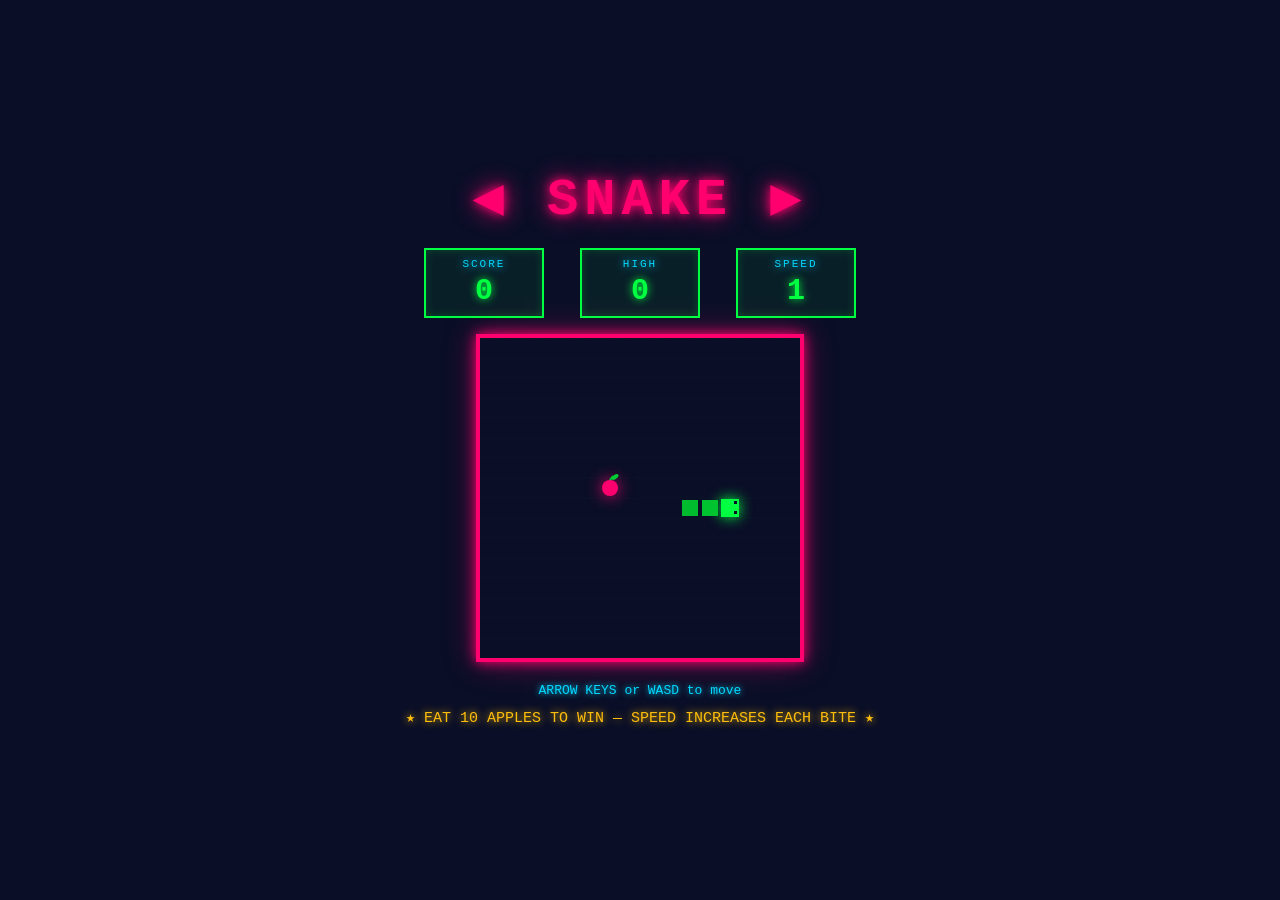
<file: pages/snake.html>
<!DOCTYPE html>
<html lang="en">
<head>
  <meta charset="UTF-8" />
  <meta name="viewport" content="width=device-width, initial-scale=1.0" />
  <title>SNAKE</title>
  <style>
    * { margin: 0; padding: 0; box-sizing: border-box; }

    body {
      background: #0a0e27;
      display: flex;
      justify-content: center;
      align-items: center;
      min-height: 100vh;
      font-family: 'Courier New', monospace;
      color: #00ff41;
    }

    .wrapper { text-align: center; }

    .title {
      font-size: 52px;
      font-weight: bold;
      color: #ff006e;
      text-shadow: 0 0 10px #ff006e, 0 0 25px #ff006e;
      letter-spacing: 6px;
      margin-bottom: 18px;
      animation: flicker 3s infinite;
    }

    @keyframes flicker {
      0%, 95%, 100% { opacity: 1; }
      96% { opacity: 0.6; }
      97% { opacity: 1; }
      98% { opacity: 0.4; }
    }

    .hud {
      display: flex;
      justify-content: space-around;
      margin-bottom: 16px;
    }

    .hud-box {
      background: rgba(0,255,65,0.07);
      border: 2px solid #00ff41;
      box-shadow: inset 0 0 8px rgba(0,255,65,0.2);
      padding: 8px 24px;
      min-width: 120px;
    }

    .hud-label {
      display: block;
      font-size: 11px;
      letter-spacing: 2px;
      color: #00d9ff;
      text-shadow: 0 0 8px #00d9ff;
      margin-bottom: 4px;
    }

    .hud-value {
      font-size: 30px;
      font-weight: bold;
      color: #00ff41;
      text-shadow: 0 0 8px #00ff41;
    }

    #speedValue { color: #ffbe0b; text-shadow: 0 0 8px #ffbe0b; }

    canvas {
      display: block;
      margin: 0 auto;
      border: 4px solid #ff006e;
      background: #0a0e27;
      box-shadow: 0 0 12px #ff006e, 0 0 30px rgba(255,0,110,0.4),
                  inset 0 0 20px rgba(255,0,110,0.08);
      image-rendering: pixelated;
    }

    .controls {
      margin-top: 16px;
      font-size: 13px;
      color: #00d9ff;
      text-shadow: 0 0 6px #00d9ff;
      line-height: 2;
    }

    .goal { color: #ffbe0b; text-shadow: 0 0 8px #ffbe0b; font-size: 15px; }

    /* Overlay */
    .overlay {
      display: none;
      position: fixed;
      inset: 0;
      background: rgba(10,14,39,0.92);
      z-index: 100;
      justify-content: center;
      align-items: center;
    }
    .overlay.show { display: flex; }

    .overlay-box {
      text-align: center;
      border: 4px solid #ff006e;
      padding: 50px 60px;
      background: #0a0e27;
      box-shadow: 0 0 30px #ff006e;
    }

    .overlay-title {
      font-size: 56px;
      font-weight: bold;
      letter-spacing: 4px;
      margin-bottom: 20px;
    }

    .overlay-sub {
      font-size: 22px;
      color: #00d9ff;
      text-shadow: 0 0 8px #00d9ff;
      margin-bottom: 10px;
    }

    .overlay-score {
      font-size: 48px;
      font-weight: bold;
      color: #ffbe0b;
      text-shadow: 0 0 15px #ffbe0b;
      margin-bottom: 36px;
    }

    .btn {
      background: #ff006e;
      color: #0a0e27;
      border: none;
      padding: 14px 44px;
      font-size: 22px;
      font-weight: bold;
      font-family: 'Courier New', monospace;
      letter-spacing: 2px;
      cursor: pointer;
      box-shadow: 0 0 16px #ff006e;
      transition: transform 0.1s, box-shadow 0.1s;
    }
    .btn:hover { box-shadow: 0 0 28px #ff006e; transform: scale(1.05); }
    .btn:active { transform: scale(0.96); }
  </style>
</head>
<body>

<div class="wrapper">
  <div class="title">◀ SNAKE ▶</div>

  <div class="hud">
    <div class="hud-box">
      <span class="hud-label">SCORE</span>
      <span class="hud-value" id="scoreVal">0</span>
    </div>
    <div class="hud-box">
      <span class="hud-label">HIGH</span>
      <span class="hud-value" id="highVal">0</span>
    </div>
    <div class="hud-box">
      <span class="hud-label">SPEED</span>
      <span class="hud-value" id="speedVal">1</span>
    </div>
  </div>

  <canvas id="c" width="320" height="320"></canvas>

  <div class="controls">
    <p>ARROW KEYS or WASD to move</p>
    <p class="goal">★ EAT 10 APPLES TO WIN — SPEED INCREASES EACH BITE ★</p>
  </div>
</div>

<!-- Overlay -->
<div class="overlay" id="overlay">
  <div class="overlay-box">
    <div class="overlay-title" id="overlayTitle">GAME OVER</div>
    <div class="overlay-sub">SCORE</div>
    <div class="overlay-score" id="overlayScore">0</div>
    <button class="btn" onclick="restartGame()">INSERT COIN</button>
  </div>
</div>

<script>
  const canvas = document.getElementById('c');
  const ctx = canvas.getContext('2d');
  const GRID = 20;
  const TILES = canvas.width / GRID; // 16

  // Speed config: interval in ms per level (index = score, capped at last entry)
  const SPEED_INTERVALS = [200, 180, 160, 140, 125, 110, 95, 82, 70, 60];
  const SPEED_LABELS    = [  1,   2,   3,   4,   5,   6,   7,  8,  9, 10];

  let snake, dir, nextDir, food, score, highScore, alive, won, loopTimer;

  function init() {
    snake    = [{x:8, y:8}, {x:7, y:8}, {x:6, y:8}];
    dir      = {x:1, y:0};
    nextDir  = {x:1, y:0};
    food     = spawnFood();
    score    = 0;
    alive    = true;
    won      = false;
    highScore = parseInt(localStorage.getItem('snakeHigh') || '0');
    document.getElementById('highVal').textContent  = highScore;
    document.getElementById('scoreVal').textContent = 0;
    document.getElementById('speedVal').textContent = SPEED_LABELS[0];
    document.getElementById('overlay').classList.remove('show');
  }

  function spawnFood() {
    let f;
    do {
      f = {x: Math.floor(Math.random() * TILES), y: Math.floor(Math.random() * TILES)};
    } while (snake.some(s => s.x === f.x && s.y === f.y));
    return f;
  }

  function scheduleNext() {
    const idx = Math.min(score, SPEED_INTERVALS.length - 1);
    clearTimeout(loopTimer);
    loopTimer = setTimeout(tick, SPEED_INTERVALS[idx]);
  }

  function tick() {
    if (!alive) return;

    dir = {...nextDir};
    const head = {x: snake[0].x + dir.x, y: snake[0].y + dir.y};

    // Wall collision
    if (head.x < 0 || head.x >= TILES || head.y < 0 || head.y >= TILES) {
      return endGame(false);
    }
    // Self collision
    if (snake.some(s => s.x === head.x && s.y === head.y)) {
      return endGame(false);
    }

    snake.unshift(head);

    if (head.x === food.x && head.y === food.y) {
      score++;
      document.getElementById('scoreVal').textContent = score;

      const speedIdx = Math.min(score, SPEED_LABELS.length - 1);
      document.getElementById('speedVal').textContent = SPEED_LABELS[speedIdx];

      if (score >= 10) {
        draw();
        return endGame(true);
      }
      food = spawnFood();
    } else {
      snake.pop();
    }

    draw();
    scheduleNext();
  }

  function endGame(win) {
    alive = false;
    won = win;
    if (score > highScore) {
      highScore = score;
      localStorage.setItem('snakeHigh', highScore);
      document.getElementById('highVal').textContent = highScore;
    }
    const titleEl = document.getElementById('overlayTitle');
    if (win) {
      titleEl.textContent = 'YOU WIN!';
      titleEl.style.color = '#00ff41';
      titleEl.style.textShadow = '0 0 20px #00ff41';
    } else {
      titleEl.textContent = 'GAME OVER';
      titleEl.style.color = '#ff006e';
      titleEl.style.textShadow = '0 0 20px #ff006e';
    }
    document.getElementById('overlayScore').textContent = score;
    document.getElementById('overlay').classList.add('show');
  }

  function restartGame() {
    clearTimeout(loopTimer);
    init();
    draw();
    scheduleNext();
  }

  // ── Drawing ──────────────────────────────────────────────────────────────

  function draw() {
    // Background
    ctx.fillStyle = '#0a0e27';
    ctx.fillRect(0, 0, canvas.width, canvas.height);

    // Grid lines
    ctx.strokeStyle = 'rgba(0,255,65,0.05)';
    ctx.lineWidth = 0.5;
    for (let i = 0; i <= TILES; i++) {
      ctx.beginPath(); ctx.moveTo(i*GRID, 0); ctx.lineTo(i*GRID, canvas.height); ctx.stroke();
      ctx.beginPath(); ctx.moveTo(0, i*GRID); ctx.lineTo(canvas.width, i*GRID); ctx.stroke();
    }

    // Snake body
    snake.forEach((seg, idx) => {
      if (idx === 0) {
        // Head — full bright with glow
        ctx.shadowColor = '#00ff41';
        ctx.shadowBlur = 14;
        ctx.fillStyle = '#00ff41';
        ctx.fillRect(seg.x*GRID+1, seg.y*GRID+1, GRID-2, GRID-2);
        ctx.shadowBlur = 0;

        // Eyes
        const ex = seg.x*GRID, ey = seg.y*GRID;
        ctx.fillStyle = '#0a0e27';
        // Position eyes based on direction
        if (dir.x === 1)  { ctx.fillRect(ex+14,ey+3,3,3); ctx.fillRect(ex+14,ey+13,3,3); }
        if (dir.x === -1) { ctx.fillRect(ex+3, ey+3,3,3); ctx.fillRect(ex+3, ey+13,3,3); }
        if (dir.y === -1) { ctx.fillRect(ex+3, ey+3,3,3); ctx.fillRect(ex+13,ey+3, 3,3); }
        if (dir.y === 1)  { ctx.fillRect(ex+3, ey+14,3,3);ctx.fillRect(ex+13,ey+14,3,3);}

      } else {
        // Body — fade brightness slightly toward tail
        const brightness = Math.max(0.35, 1 - idx * 0.04);
        ctx.fillStyle = `rgba(0, ${Math.floor(204 * brightness)}, ${Math.floor(51 * brightness)}, 1)`;
        ctx.fillRect(seg.x*GRID+2, seg.y*GRID+2, GRID-4, GRID-4);
      }
    });

    // Apple (food)
    const fx = food.x*GRID + GRID/2;
    const fy = food.y*GRID + GRID/2;
    const r  = GRID/2 - 2;

    ctx.shadowColor = '#ff006e';
    ctx.shadowBlur = 16;
    ctx.fillStyle = '#ff006e';
    ctx.beginPath();
    ctx.arc(fx, fy, r, 0, Math.PI*2);
    ctx.fill();
    ctx.shadowBlur = 0;

    // Apple stem
    ctx.strokeStyle = '#00cc33';
    ctx.lineWidth = 2;
    ctx.beginPath();
    ctx.moveTo(fx, fy - r);
    ctx.lineTo(fx + 3, fy - r - 4);
    ctx.stroke();

    // Apple leaf
    ctx.fillStyle = '#00cc33';
    ctx.beginPath();
    ctx.ellipse(fx+5, fy-r-3, 4, 2, -0.6, 0, Math.PI*2);
    ctx.fill();
  }

  // ── Input ────────────────────────────────────────────────────────────────

  document.addEventListener('keydown', e => {
    switch (e.key) {
      case 'ArrowUp':    case 'w': case 'W': if (dir.y===0) nextDir={x:0,y:-1}; e.preventDefault(); break;
      case 'ArrowDown':  case 's': case 'S': if (dir.y===0) nextDir={x:0,y:1};  e.preventDefault(); break;
      case 'ArrowLeft':  case 'a': case 'A': if (dir.x===0) nextDir={x:-1,y:0}; e.preventDefault(); break;
      case 'ArrowRight': case 'd': case 'D': if (dir.x===0) nextDir={x:1,y:0};  e.preventDefault(); break;
    }
  });

  // ── Boot ─────────────────────────────────────────────────────────────────
  init();
  draw();
  scheduleNext();
</script>
</body>
</html>
</file>
<file: styles/gamechoosescreen.css>
img {
    width: 100%;
    height: auto;
    display: block;
}

h1 {
    text-align: center;
}

.button-container {
    display: flex;
    justify-content: space-around;
    padding: 40px 20px;
}

.button {
    font-size: 24px;
    font-weight: bold;
    text-decoration: none;
    padding: 1px 30px;
}

.button.red {
    color: red;
}

.button.blue {
    color: blue;
}
</file>
